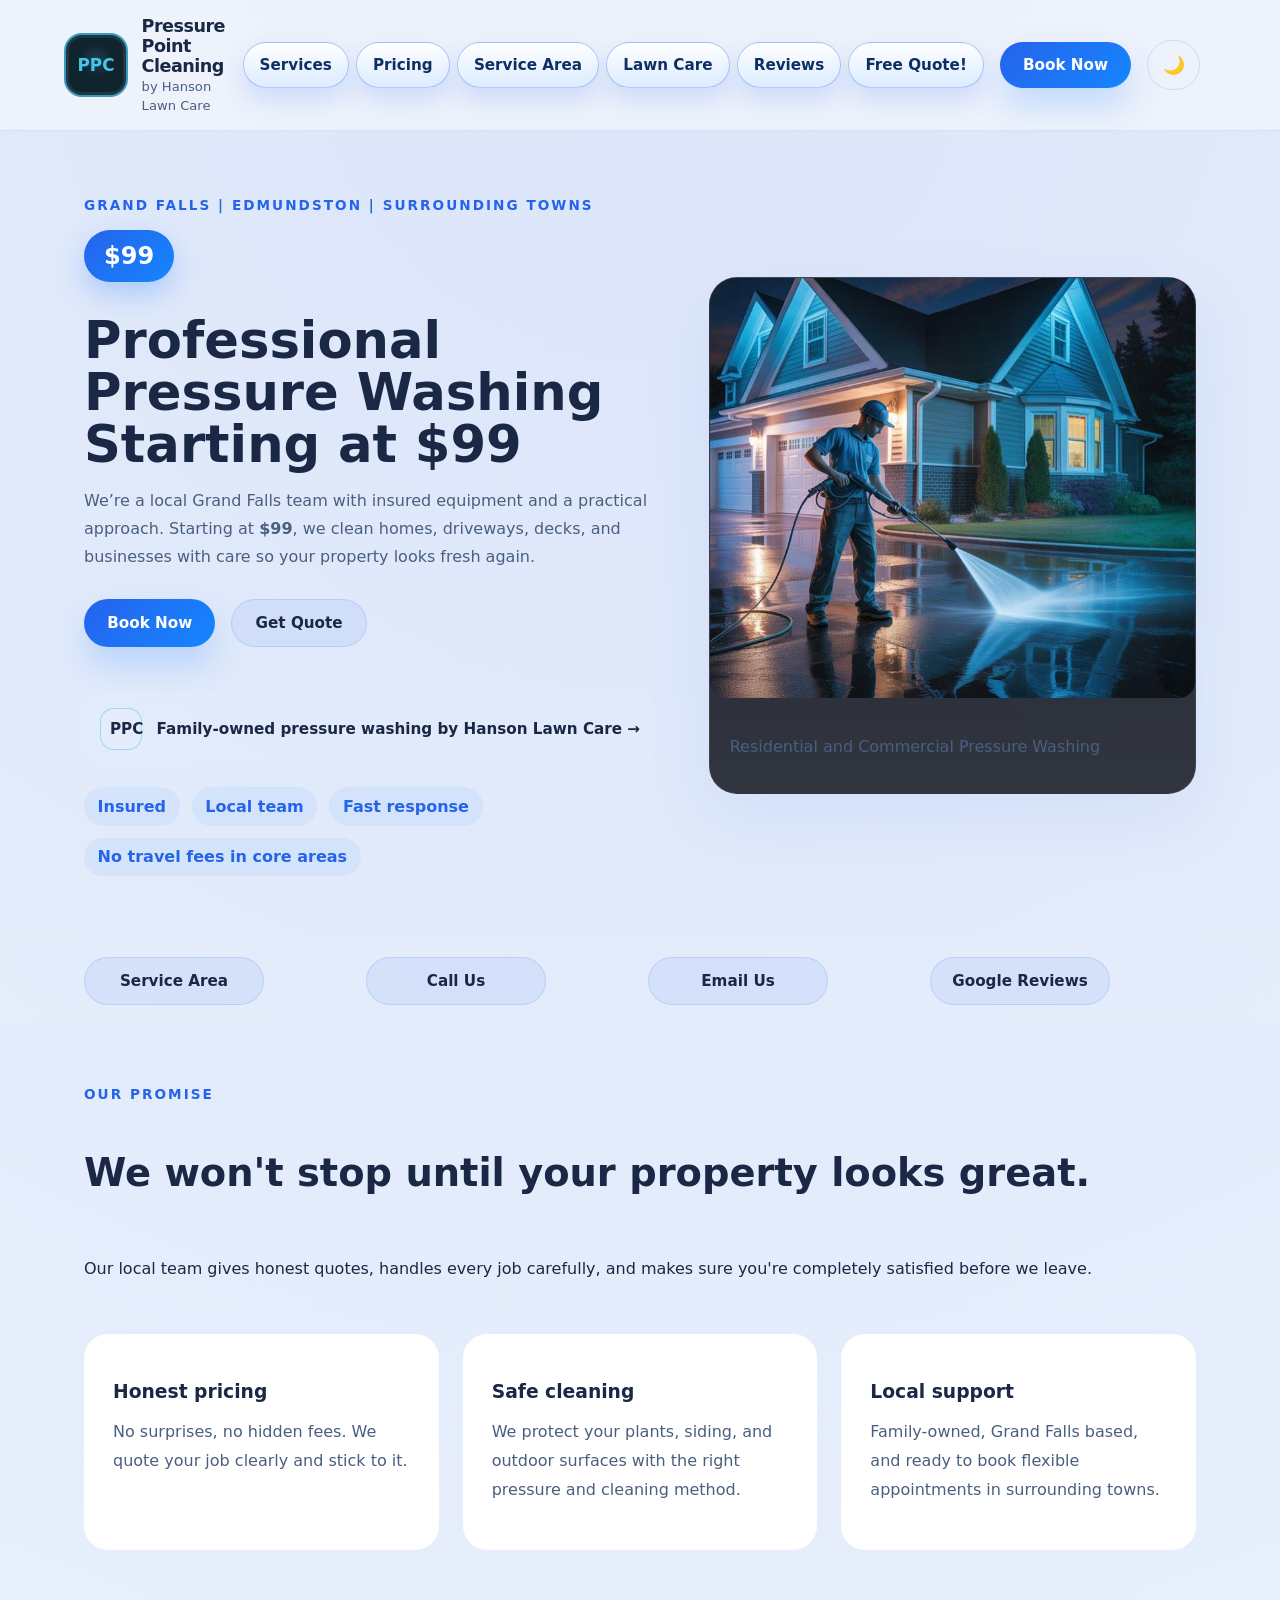
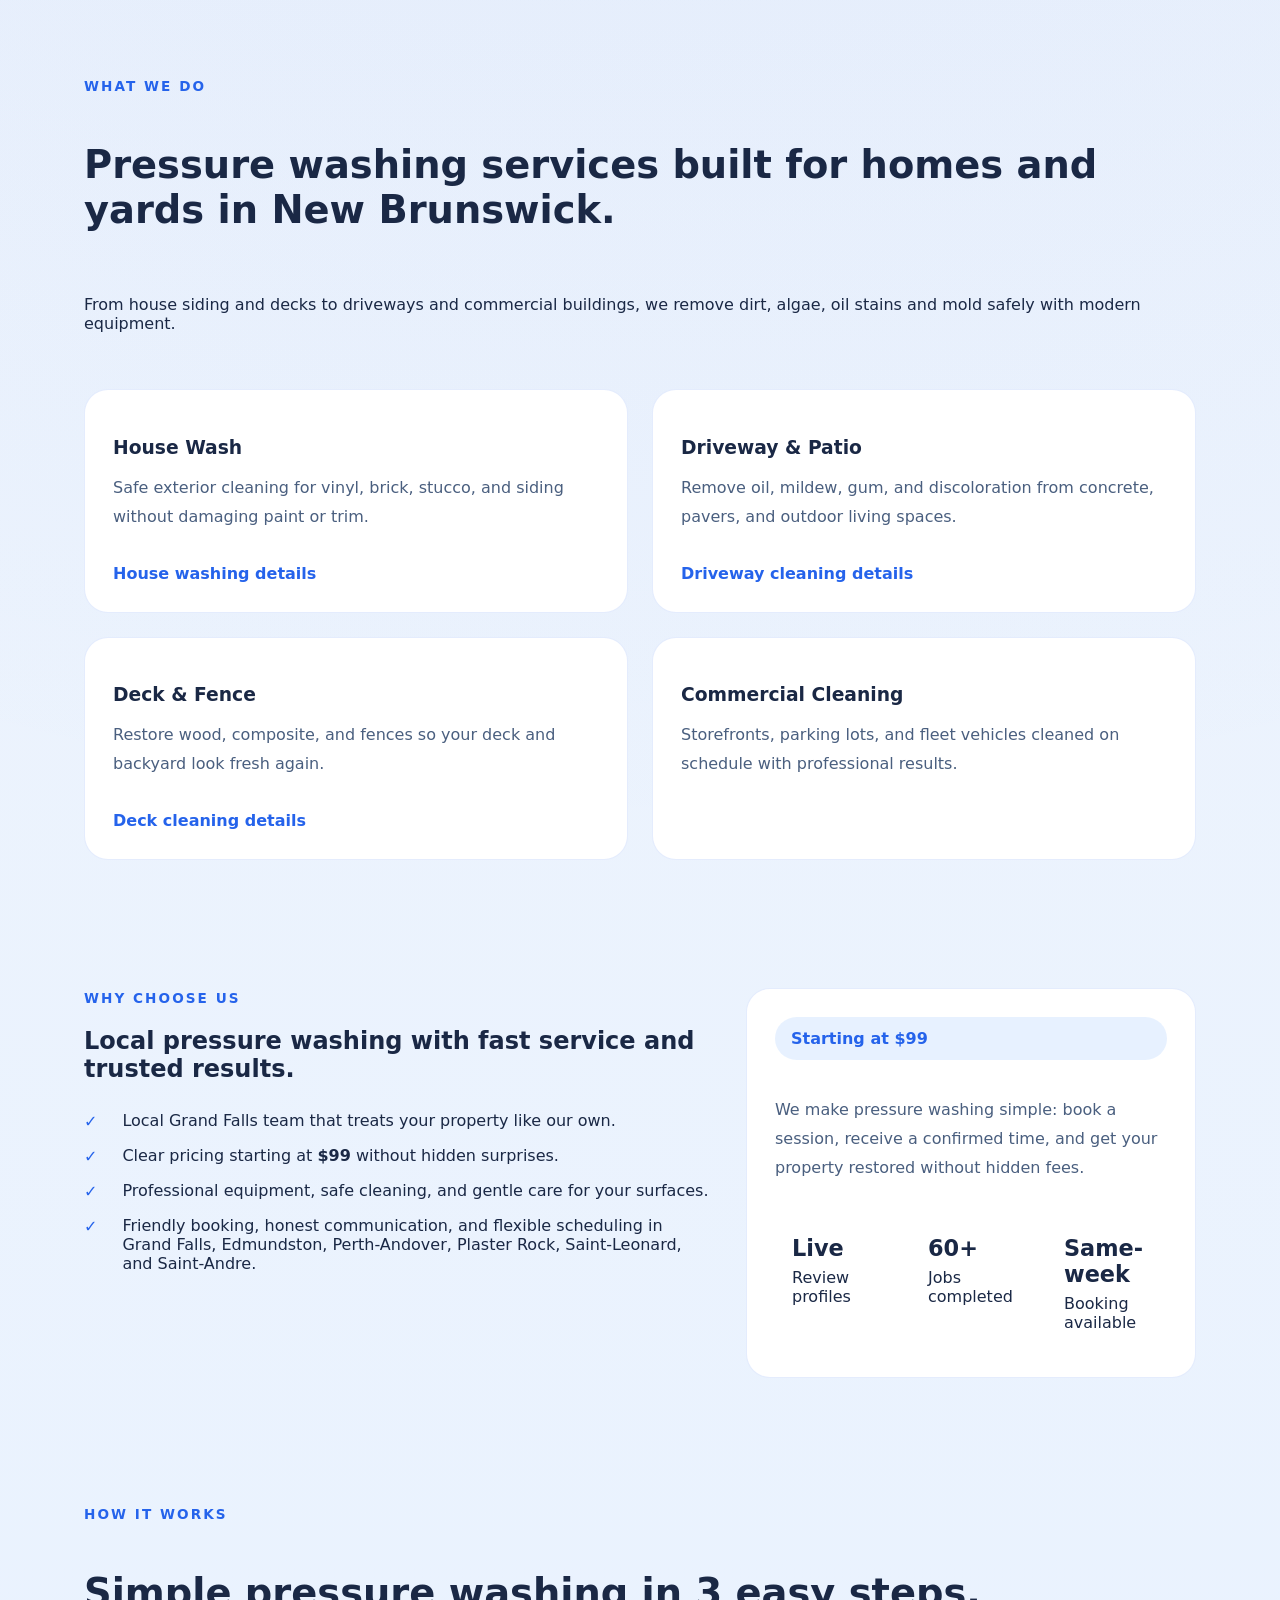
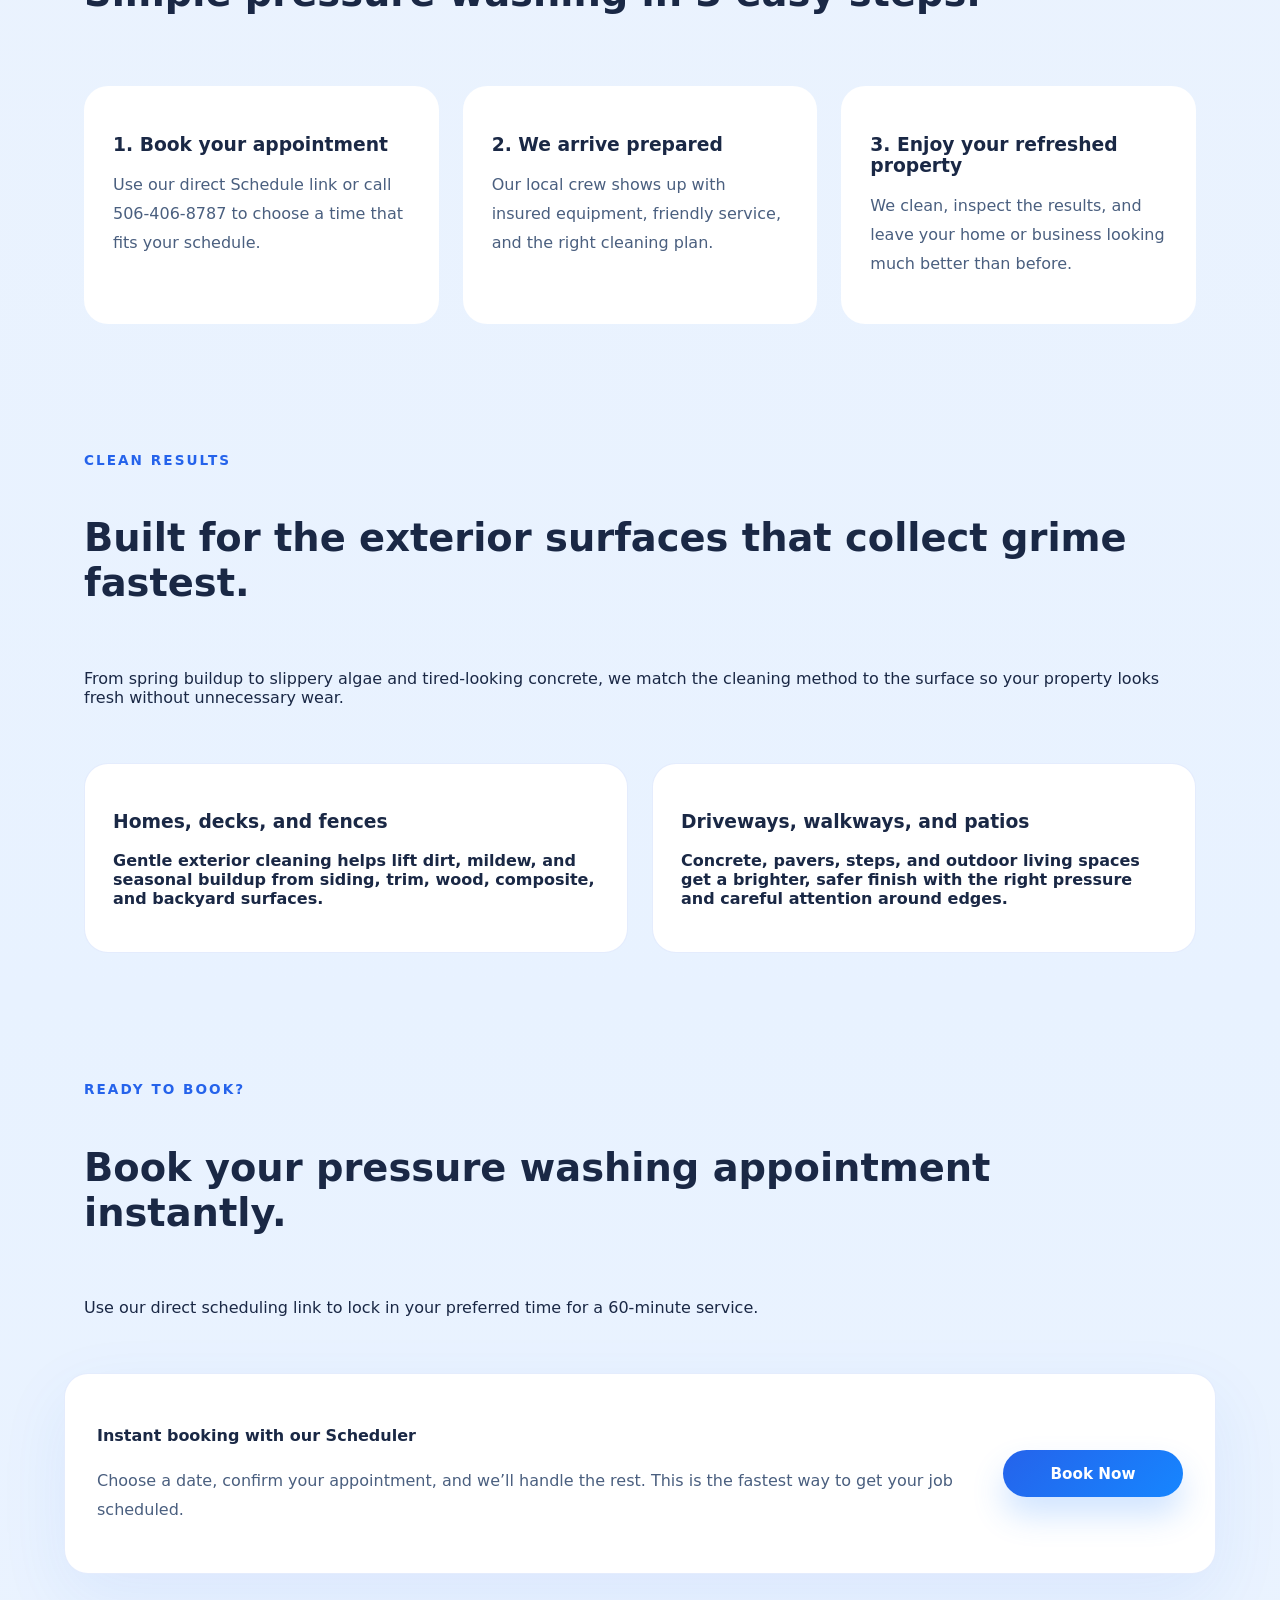
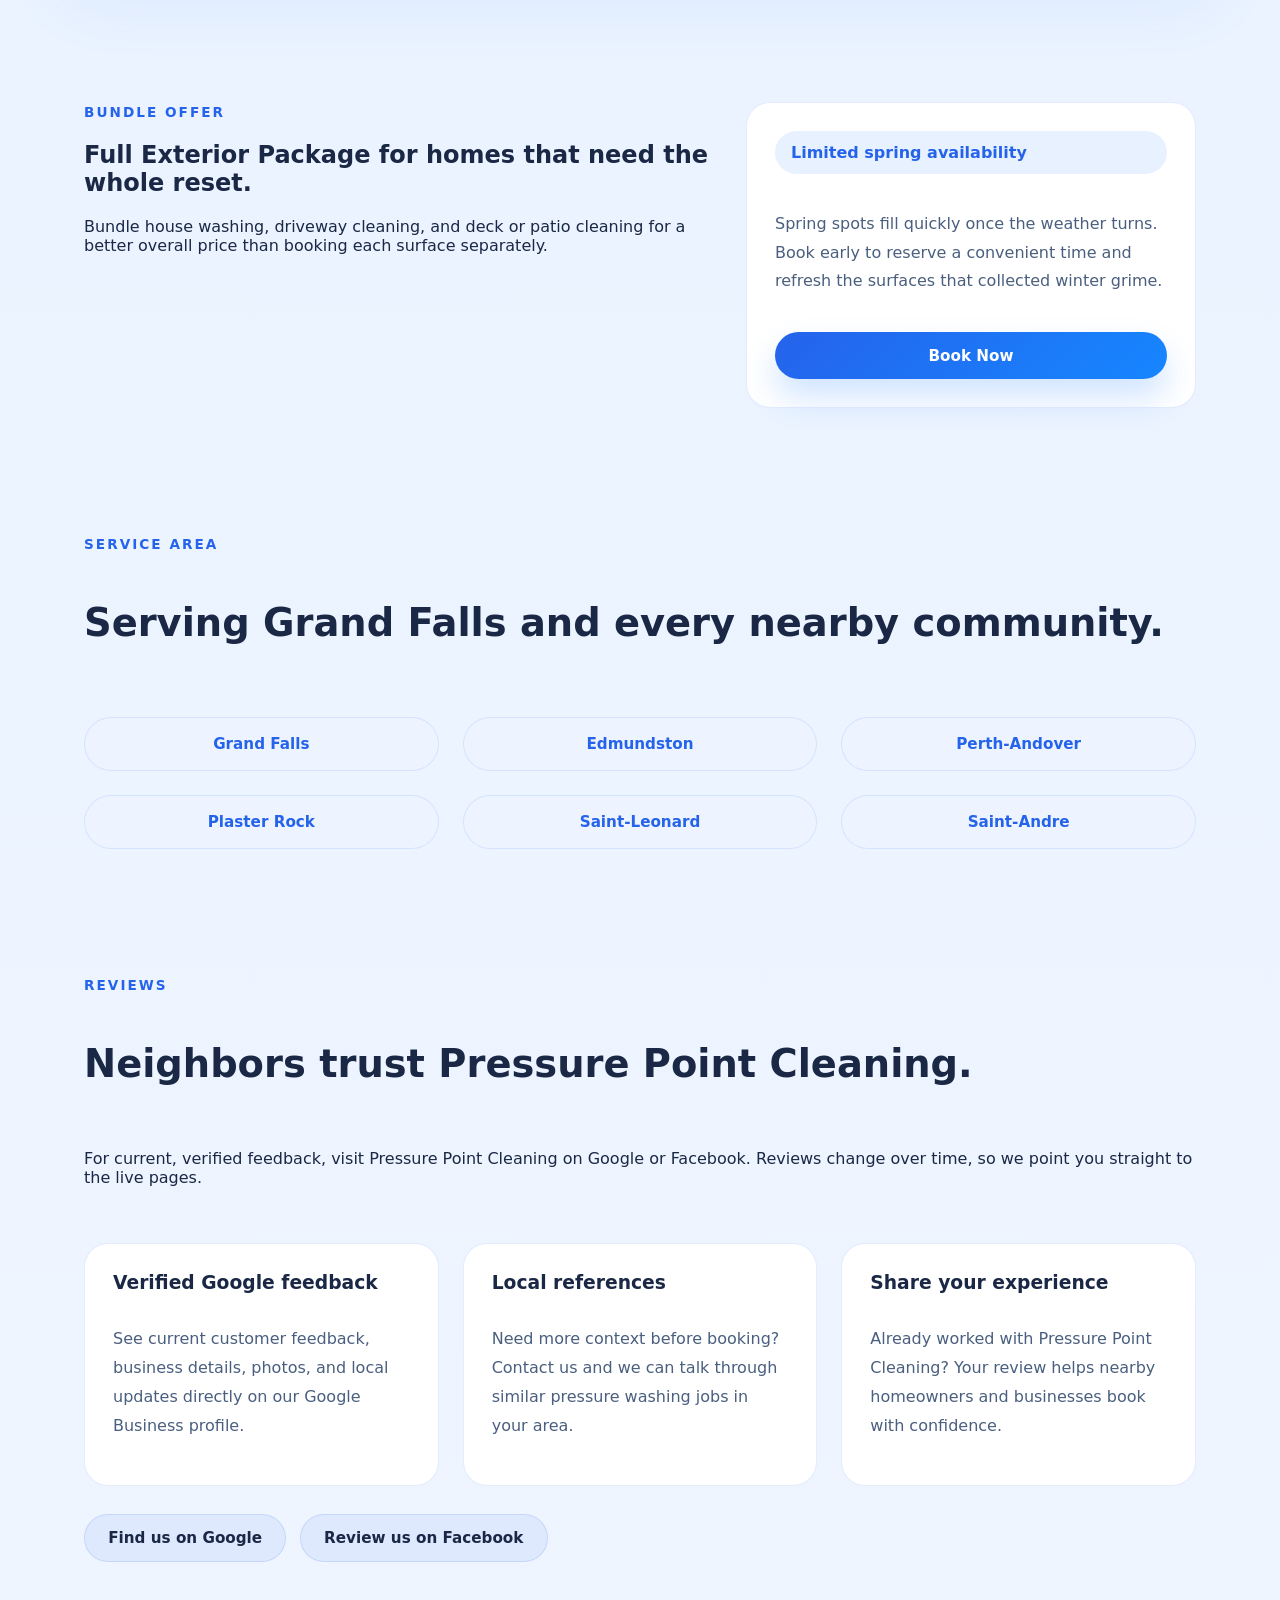
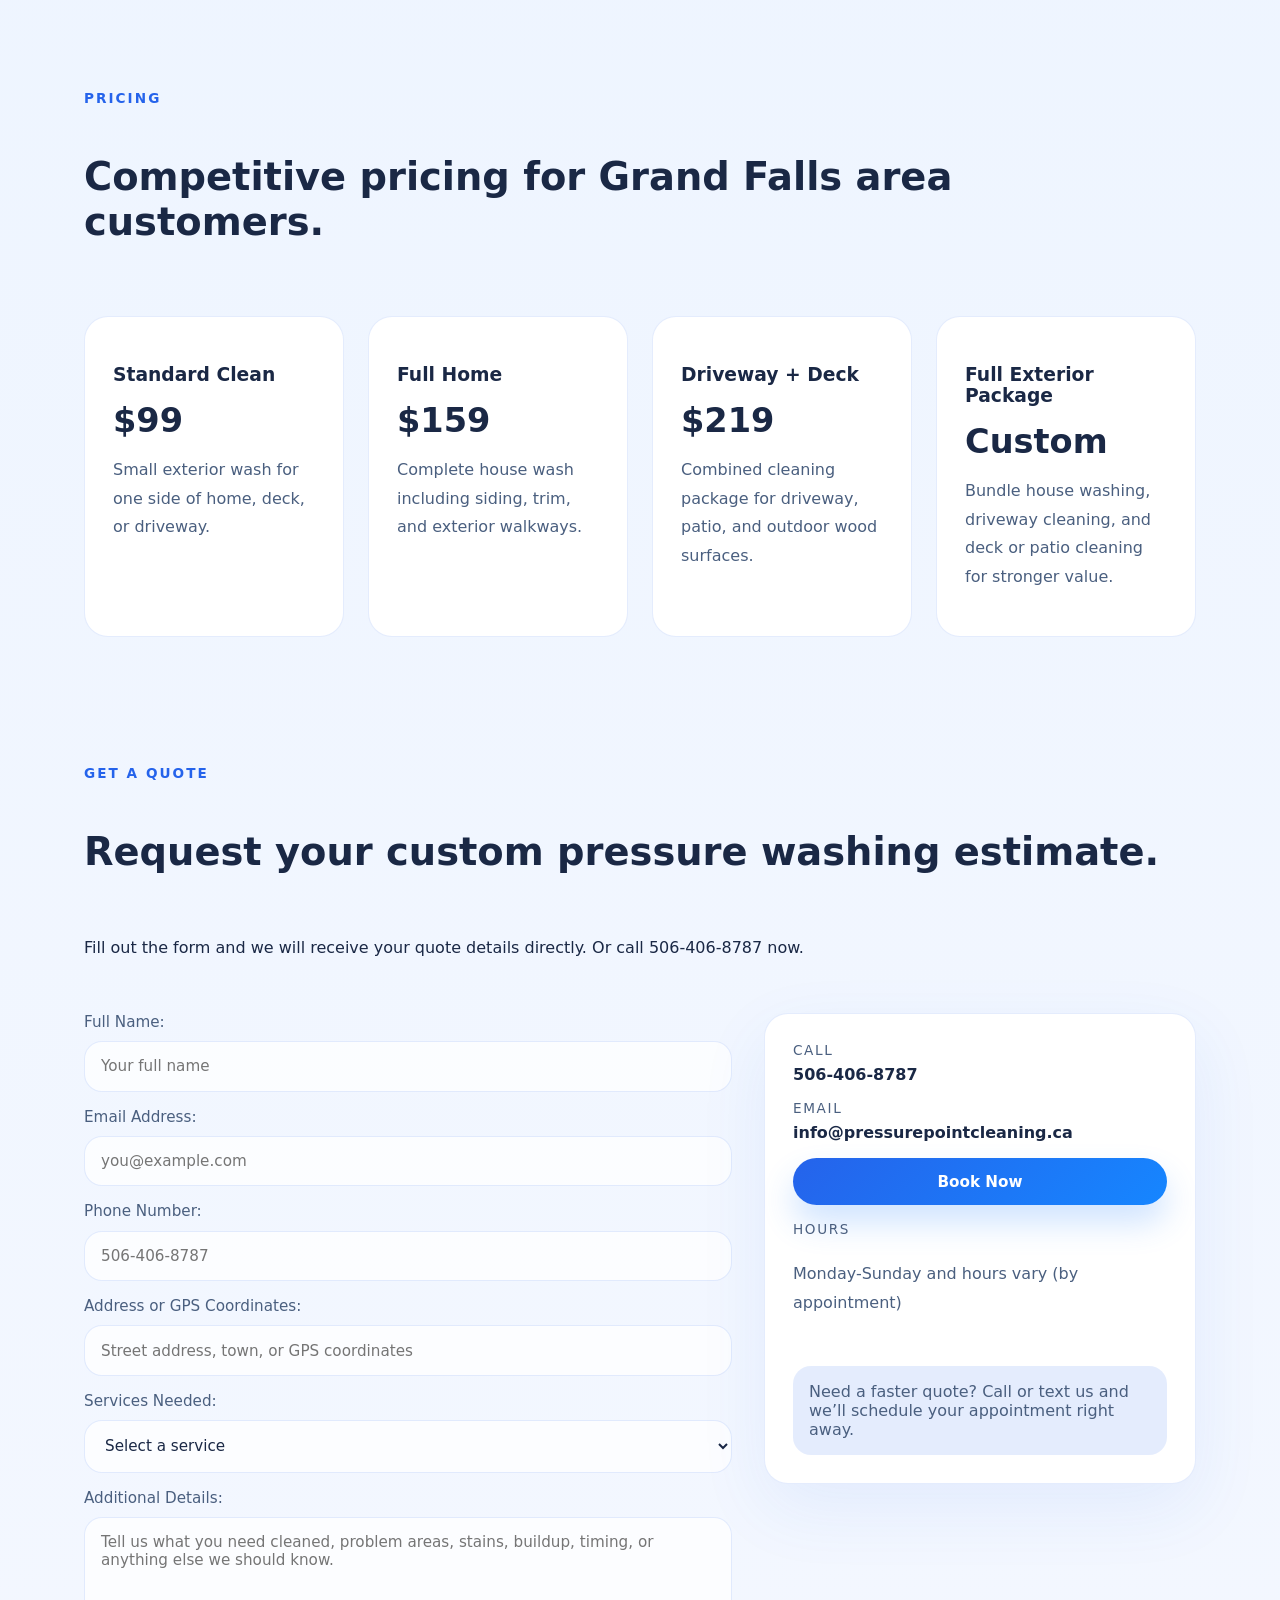
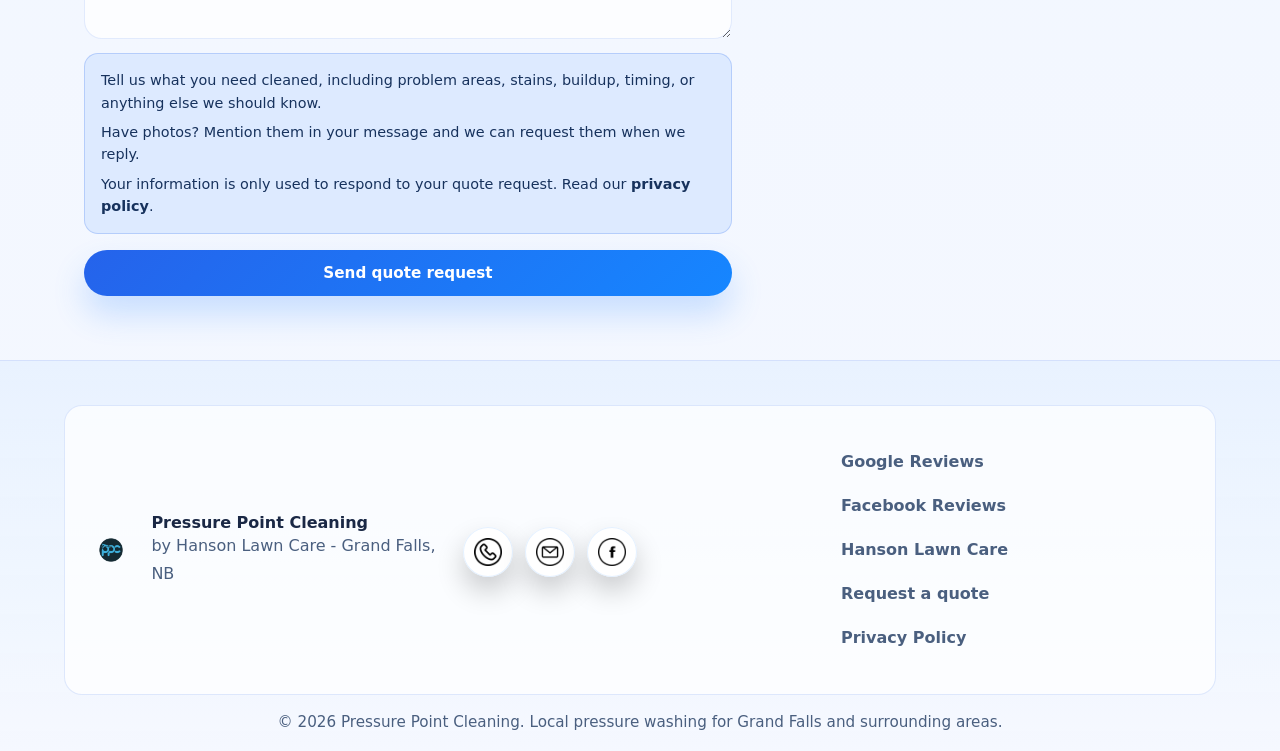
<file: index.html>
<!DOCTYPE html>
<html lang="en">
<head>
  <meta charset="UTF-8" />
  <meta name="viewport" content="width=device-width, initial-scale=1.0" />
  <meta name="theme-color" content="#061223" />
  <meta name="description" content="Pressure Point Cleaning delivers trusted pressure washing in Grand Falls, Edmundston and surrounding towns. Clean homes, decks, driveways, and businesses with fast local service." />
  <meta name="keywords" content="Grand Falls pressure washing, Edmundston pressure washing, pressure washing New Brunswick, house washing, driveway cleaning" />
  <meta property="og:title" content="Pressure Point Cleaning | Grand Falls Pressure Washing" />
  <meta property="og:description" content="Local pressure washing in Grand Falls and nearby towns — insured, reliable, and starting at $99." />
  <meta property="og:type" content="website" />
  <meta property="og:url" content="https://pressurepointcleaning.ca/" />
  <meta property="og:image" content="https://pressurepointcleaning.ca/images/ppc_hero_banner.jpeg" />
  <meta property="og:image:alt" content="Pressure Point Cleaning pressure washing a home driveway" />
  <meta name="twitter:card" content="summary_large_image" />
  <meta name="twitter:title" content="Pressure Point Cleaning | Grand Falls Pressure Washing" />
  <meta name="twitter:description" content="Local pressure washing in Grand Falls and nearby towns — insured, reliable, and starting at $99." />
  <meta name="twitter:image" content="https://pressurepointcleaning.ca/images/ppc_hero_banner.jpeg" />
  <link rel="canonical" href="https://pressurepointcleaning.ca/" />
  <link rel="icon" href="images/favicon.webp" type="image/webp" />
  <link rel="apple-touch-icon" href="images/ppc_monogram_logo.webp" />
  <title>Pressure Point Cleaning | Grand Falls Pressure Washing</title>
  <script>
    (function () {
      try {
        var saved = localStorage.getItem("ppc-theme-preference");
        var theme = saved === "dark" || saved === "light"
          ? saved
          : ((new Date().getHours() >= 20 || new Date().getHours() < 6) ? "dark" : "light");
        document.documentElement.setAttribute("data-theme", theme);
      } catch (error) {}
    })();
    window.PPC_TRACKING = {
      ga4MeasurementId: "",
      metaPixelId: ""
    };
  </script>
  <link
    rel="preload"
    as="image"
    href="images/ppc_hero_banner-720.jpeg"
    imagesrcset="images/ppc_hero_banner-480.jpeg 480w, images/ppc_hero_banner-720.jpeg 720w, images/ppc_hero_banner-960.jpeg 960w, images/ppc_hero_banner.jpeg 1024w"
    imagesizes="(max-width: 540px) calc(100vw - 2.5rem), (max-width: 1040px) min(640px, calc(100vw - 2.5rem)), 520px"
    fetchpriority="high"
  />
  <link rel="stylesheet" href="styles.css?v=1.8" />
  <script type="application/ld+json">
    {
      "@context": "https://schema.org",
      "@type": "HomeAndConstructionBusiness",
      "name": "Pressure Point Cleaning",
      "url": "https://pressurepointcleaning.ca/",
      "image": "https://pressurepointcleaning.ca/images/ppc_hero_banner.jpeg",
      "telephone": "+1-506-406-8787",
      "email": "info@pressurepointcleaning.ca",
      "priceRange": "$$",
      "description": "Local pressure washing for homes, decks, driveways, patios, siding, storefronts, and small commercial properties in Grand Falls and nearby New Brunswick communities.",
      "parentOrganization": {
        "@type": "LocalBusiness",
        "name": "Hanson Lawn Care",
        "url": "https://hansonlawncare.ca/"
      },
      "address": {
        "@type": "PostalAddress",
        "addressLocality": "Grand Falls",
        "addressRegion": "NB",
        "addressCountry": "CA"
      },
      "areaServed": [
        { "@type": "City", "name": "Grand Falls, New Brunswick" },
        { "@type": "City", "name": "Edmundston, New Brunswick" },
        { "@type": "City", "name": "Perth-Andover, New Brunswick" },
        { "@type": "City", "name": "Plaster Rock, New Brunswick" },
        { "@type": "City", "name": "Saint-Leonard, New Brunswick" },
        { "@type": "City", "name": "Saint-Andre, New Brunswick" }
      ],
      "sameAs": [
        "https://facebook.com/pressurepointcleaning.ca",
        "https://share.google/TikNRbeoYYUbtjmyN"
      ],
      "openingHours": "Mo-Su by appointment",
      "serviceType": [
        "House washing",
        "Driveway cleaning",
        "Deck cleaning",
        "Fence cleaning",
        "Patio cleaning",
        "Commercial pressure washing"
      ]
    }
  </script>
</head>
<body>
  <div class="page-shell">
    <header class="site-header" id="site-header">
      <div class="container header-grid">
        <a class="brand" href="#top">
          <span class="brand-mark" aria-hidden="true">PPC</span>
          <div>
            <span class="brand-name">Pressure Point Cleaning</span>
            <span class="brand-sub">by Hanson Lawn Care</span>
          </div>
        </a>
        <nav class="site-nav" aria-label="Primary navigation">
          <a href="#services">Services</a>
          <a href="#pricing">Pricing</a>
          <a href="#areas">Service Area</a>
          <a href="https://hansonlawncare.ca/" target="_blank" rel="noreferrer">Lawn Care</a>
          <a href="#testimonials">Reviews</a>
          <a href="#quote">Free Quote!</a>
        </nav>
        <a class="btn btn-primary header-action" href="https://schedule.pressurepointcleaning.ca/" target="_blank" rel="noreferrer">Book Now</a>
        <button class="theme-toggle" id="theme-toggle" aria-label="Toggle dark/light mode" title="Toggle theme">🌙</button>
        <button class="nav-toggle" id="nav-toggle" aria-label="Open menu" aria-expanded="false">Menu</button>
      </div>
      <div class="mobile-menu" id="mobile-menu" aria-hidden="true">
        <button class="mobile-close" id="mobile-close" aria-label="Close menu">Close</button>
        <a href="#services">Services</a>
        <a href="#pricing">Pricing</a>
        <a href="#areas">Service Area</a>
        <a href="https://hansonlawncare.ca/" target="_blank" rel="noreferrer">Lawn Care</a>
        <a href="#testimonials">Reviews</a>
        <a href="#quote">Free Quote!</a>
        <a class="btn btn-primary" href="https://schedule.pressurepointcleaning.ca/" target="_blank" rel="noreferrer">Book Now</a>
      </div>
    </header>

    <main>
      <section class="hero" id="top">
        <div class="container hero-grid">
          <div class="hero-copy">
            <span class="eyebrow">Grand Falls | Edmundston | Surrounding towns</span>
            <div class="hero-price-badge">$99</div>
            <h1>Professional Pressure Washing Starting at $99</h1>
            <p>We’re a local Grand Falls team with insured equipment and a practical approach. Starting at <strong>$99</strong>, we clean homes, driveways, decks, and businesses with care so your property looks fresh again.</p>
            <div class="hero-actions">
              <a class="btn btn-primary" href="https://schedule.pressurepointcleaning.ca/" target="_blank" rel="noreferrer">Book Now</a>
              <a class="btn btn-secondary" href="#quote">Get Quote</a>
            </div>
            <div class="hero-brand-badge">
              <span class="hero-badge-logo" aria-hidden="true">PPC</span>
              <a href="https://hansonlawncare.ca/" target="_blank" rel="noreferrer">Family-owned pressure washing by Hanson Lawn Care →</a>
            </div>
            <div class="hero-badges">
              <span>Insured</span>
              <span>Local team</span>
              <span>Fast response</span>
              <span>No travel fees in core areas</span>
            </div>
          </div>
          <div class="hero-media">
            <div class="hero-card">
              <img
                src="images/ppc_hero_banner-720.jpeg"
                srcset="images/ppc_hero_banner-480.jpeg 480w, images/ppc_hero_banner-720.jpeg 720w, images/ppc_hero_banner-960.jpeg 960w, images/ppc_hero_banner.jpeg 1024w"
                sizes="(max-width: 540px) calc(100vw - 2.5rem), (max-width: 1040px) min(640px, calc(100vw - 2.5rem)), 520px"
                alt="Pressure washing home exterior"
                width="720"
                height="720"
                fetchpriority="high"
                decoding="async"
              />
              <div class="hero-card-text">
                <p>Residential and Commercial Pressure Washing</p>
              </div>
            </div>
          </div>
        </div>
      </section>

      <section class="trust-bar">
        <div class="container trust-grid">
          <div><a class="btn btn-secondary trust-btn" href="#areas">Service Area</a></div>
          <div><a class="btn btn-secondary trust-btn" href="tel:+15064068787">Call Us</a></div>
          <div><a class="btn btn-secondary trust-btn" href="mailto:info@pressurepointcleaning.ca">Email Us</a></div>
          <div><a class="btn btn-secondary trust-btn" href="https://share.google/TikNRbeoYYUbtjmyN" target="_blank" rel="noreferrer">Google Reviews</a></div>
        </div>
      </section>

      <section class="section section-promise" id="promise">
        <div class="container section-heading">
          <span class="eyebrow">Our promise</span>
          <h2>We won't stop until your property looks great.</h2>
          <p>Our local team gives honest quotes, handles every job carefully, and makes sure you're completely satisfied before we leave.</p>
        </div>
        <div class="container promise-grid reveal">
          <article class="promise-card">
            <h3>Honest pricing</h3>
            <p>No surprises, no hidden fees. We quote your job clearly and stick to it.</p>
          </article>
          <article class="promise-card">
            <h3>Safe cleaning</h3>
            <p>We protect your plants, siding, and outdoor surfaces with the right pressure and cleaning method.</p>
          </article>
          <article class="promise-card">
            <h3>Local support</h3>
            <p>Family-owned, Grand Falls based, and ready to book flexible appointments in surrounding towns.</p>
          </article>
        </div>
      </section>

      <section class="section" id="services">
        <div class="container section-heading">
          <span class="eyebrow">What we do</span>
          <h2>Pressure washing services built for homes and yards in New Brunswick.</h2>
          <p>From house siding and decks to driveways and commercial buildings, we remove dirt, algae, oil stains and mold safely with modern equipment.</p>
        </div>
        <div class="container cards-grid">
          <article class="card reveal">
            <h3>House Wash</h3>
            <p>Safe exterior cleaning for vinyl, brick, stucco, and siding without damaging paint or trim.</p>
            <a class="text-link" href="/house-washing">House washing details</a>
          </article>
          <article class="card reveal">
            <h3>Driveway & Patio</h3>
            <p>Remove oil, mildew, gum, and discoloration from concrete, pavers, and outdoor living spaces.</p>
            <a class="text-link" href="/driveway-cleaning">Driveway cleaning details</a>
          </article>
          <article class="card reveal">
            <h3>Deck & Fence</h3>
            <p>Restore wood, composite, and fences so your deck and backyard look fresh again.</p>
            <a class="text-link" href="/deck-cleaning">Deck cleaning details</a>
          </article>
          <article class="card reveal">
            <h3>Commercial Cleaning</h3>
            <p>Storefronts, parking lots, and fleet vehicles cleaned on schedule with professional results.</p>
          </article>
        </div>
      </section>

      <section class="section section-alt" id="why-us">
        <div class="container two-column">
          <div class="reveal">
            <span class="eyebrow">Why choose us</span>
            <h2>Local pressure washing with fast service and trusted results.</h2>
            <ul class="feature-list">
              <li>Local Grand Falls team that treats your property like our own.</li>
              <li>Clear pricing starting at <strong>$99</strong> without hidden surprises.</li>
              <li>Professional equipment, safe cleaning, and gentle care for your surfaces.</li>
              <li>Friendly booking, honest communication, and flexible scheduling in Grand Falls, Edmundston, Perth-Andover, Plaster Rock, Saint-Leonard, and Saint-Andre.</li>
            </ul>
          </div>
          <div class="reveal feature-panel">
            <div class="feature-pill">Starting at $99</div>
            <p>We make pressure washing simple: book a session, receive a confirmed time, and get your property restored without hidden fees.</p>
            <div class="stats-grid">
              <div><strong>Live</strong><span>Review profiles</span></div>
              <div><strong>60+</strong><span>Jobs completed</span></div>
              <div><strong>Same-week</strong><span>Booking available</span></div>
            </div>
          </div>
        </div>
      </section>

      <section class="section section-alt" id="process">
        <div class="container section-heading">
          <span class="eyebrow">How it works</span>
          <h2>Simple pressure washing in 3 easy steps.</h2>
        </div>
        <div class="container process-grid reveal">
          <article class="process-card">
            <h3>1. Book your appointment</h3>
            <p>Use our direct Schedule link or call 506-406-8787 to choose a time that fits your schedule.</p>
          </article>
          <article class="process-card">
            <h3>2. We arrive prepared</h3>
            <p>Our local crew shows up with insured equipment, friendly service, and the right cleaning plan.</p>
          </article>
          <article class="process-card">
            <h3>3. Enjoy your refreshed property</h3>
            <p>We clean, inspect the results, and leave your home or business looking much better than before.</p>
          </article>
        </div>
      </section>

      <section class="section" id="before-after">
        <div class="container section-heading">
          <span class="eyebrow">Clean results</span>
          <h2>Built for the exterior surfaces that collect grime fastest.</h2>
          <p>From spring buildup to slippery algae and tired-looking concrete, we match the cleaning method to the surface so your property looks fresh without unnecessary wear.</p>
        </div>
        <div class="container slider-grid reveal">
          <div class="slider-card">
            <h3>Homes, decks, and fences</h3>
            <p>Gentle exterior cleaning helps lift dirt, mildew, and seasonal buildup from siding, trim, wood, composite, and backyard surfaces.</p>
          </div>
          <div class="slider-card">
            <h3>Driveways, walkways, and patios</h3>
            <p>Concrete, pavers, steps, and outdoor living spaces get a brighter, safer finish with the right pressure and careful attention around edges.</p>
          </div>
        </div>
      </section>

      <section class="section book-now-section reveal">
        <div class="container section-heading">
          <span class="eyebrow">Ready to book?</span>
          <h2>Book your pressure washing appointment instantly.</h2>
          <p>Use our direct scheduling link to lock in your preferred time for a 60-minute service.</p>
        </div>
        <div class="container book-now-panel">
          <div>
            <p><strong>Instant booking with our Scheduler</strong></p>
            <p>Choose a date, confirm your appointment, and we’ll handle the rest. This is the fastest way to get your job scheduled.</p>
          </div>
          <a class="btn btn-primary btn-book-now" href="https://schedule.pressurepointcleaning.ca/" target="_blank" rel="noreferrer">Book Now</a>
        </div>
      </section>

      <section class="section section-alt" id="bundles">
        <div class="container two-column">
          <div class="reveal">
            <span class="eyebrow">Bundle offer</span>
            <h2>Full Exterior Package for homes that need the whole reset.</h2>
            <p>Bundle house washing, driveway cleaning, and deck or patio cleaning for a better overall price than booking each surface separately.</p>
          </div>
          <div class="reveal feature-panel">
            <div class="feature-pill">Limited spring availability</div>
            <p>Spring spots fill quickly once the weather turns. Book early to reserve a convenient time and refresh the surfaces that collected winter grime.</p>
            <a class="btn btn-primary btn-book-now" href="https://schedule.pressurepointcleaning.ca/" target="_blank" rel="noreferrer">Book Now</a>
          </div>
        </div>
      </section>

      <section class="section section-alt" id="areas">
        <div class="container section-heading">
          <span class="eyebrow">Service Area</span>
          <h2>Serving Grand Falls and every nearby community.</h2>
        </div>
        <div class="container badges-grid reveal">
          <button class="area-pill" type="button" data-town="Grand Falls">Grand Falls</button>
          <button class="area-pill" type="button" data-town="Edmundston">Edmundston</button>
          <button class="area-pill" type="button" data-town="Perth-Andover">Perth-Andover</button>
          <button class="area-pill" type="button" data-town="Plaster Rock">Plaster Rock</button>
          <button class="area-pill" type="button" data-town="Saint-Leonard">Saint-Leonard</button>
          <button class="area-pill" type="button" data-town="Saint-Andre">Saint-Andre</button>
        </div>
      </section>

      <section class="section" id="testimonials">
        <div class="container section-heading">
          <span class="eyebrow">Reviews</span>
          <h2>Neighbors trust Pressure Point Cleaning.</h2>
          <p>For current, verified feedback, visit Pressure Point Cleaning on Google or Facebook. Reviews change over time, so we point you straight to the live pages.</p>
        </div>
        <div class="container reviews-grid reveal">
          <article class="review-card">
            <h3>Verified Google feedback</h3>
            <p>See current customer feedback, business details, photos, and local updates directly on our Google Business profile.</p>
          </article>
          <article class="review-card">
            <h3>Local references</h3>
            <p>Need more context before booking? Contact us and we can talk through similar pressure washing jobs in your area.</p>
          </article>
          <article class="review-card">
            <h3>Share your experience</h3>
            <p>Already worked with Pressure Point Cleaning? Your review helps nearby homeowners and businesses book with confidence.</p>
          </article>
        </div>
        <div class="container reviews-link">
          <a class="btn btn-secondary" href="https://share.google/TikNRbeoYYUbtjmyN" target="_blank" rel="noreferrer">Find us on Google</a>
          <a class="btn btn-secondary" href="https://facebook.com/pressurepointcleaning.ca" target="_blank" rel="noreferrer">Review us on Facebook</a>
        </div>
      </section>

      <section class="section section-alt" id="pricing">
        <div class="container section-heading">
          <span class="eyebrow">Pricing</span>
          <h2>Competitive pricing for Grand Falls area customers.</h2>
        </div>
        <div class="container pricing-grid reveal">
          <article class="price-card">
            <h3>Standard Clean</h3>
            <strong>$99</strong>
            <p>Small exterior wash for one side of home, deck, or driveway.</p>
          </article>
          <article class="price-card">
            <h3>Full Home</h3>
            <strong>$159</strong>
            <p>Complete house wash including siding, trim, and exterior walkways.</p>
          </article>
          <article class="price-card">
            <h3>Driveway + Deck</h3>
            <strong>$219</strong>
            <p>Combined cleaning package for driveway, patio, and outdoor wood surfaces.</p>
          </article>
          <article class="price-card">
            <h3>Full Exterior Package</h3>
            <strong>Custom</strong>
            <p>Bundle house washing, driveway cleaning, and deck or patio cleaning for stronger value.</p>
          </article>
        </div>
      </section>

      <section class="section" id="quote">
        <div class="container section-heading">
          <span class="eyebrow">Get a quote</span>
          <h2>Request your custom pressure washing estimate.</h2>
          <p>Fill out the form and we will receive your quote details directly. Or call 506-406-8787 now.</p>
        </div>
        <div class="container contact-grid reveal">
          <form class="quote-form" id="ppc-form" method="POST" action="https://script.google.com/macros/s/AKfycbwSY6MlZ5sS7f0kYE8VjtAReSy4K1EfAyP1aYzT3VV_kaxBqU7ninNAVQj0RxyPvVuP/exec">
            <input type="hidden" name="business" value="PPC" />
            <input type="hidden" name="form_key" value="hlc_ppc_secure_2026" />
            <input type="text" name="_honey" class="form-honey" tabindex="-1" autocomplete="off" aria-hidden="true" />
            <label>
              Full Name:
              <input type="text" name="Full Name" autocomplete="name" maxlength="120" required placeholder="Your full name" />
            </label>
            <label>
              Email Address:
              <input type="email" name="Email Address" autocomplete="email" maxlength="254" required placeholder="you@example.com" />
            </label>
            <label>
              Phone Number:
              <input type="tel" name="Phone Number" autocomplete="tel" inputmode="tel" maxlength="40" required placeholder="506-406-8787" />
            </label>
            <label>
              Address or GPS Coordinates:
              <input type="text" name="Address or GPS Coordinates" autocomplete="street-address" maxlength="240" required placeholder="Street address, town, or GPS coordinates" />
            </label>
            <label>
              Services Needed:
              <select name="Services Needed" required>
                <option value="" selected disabled>Select a service</option>
                <option value="House Wash">House Wash</option>
                <option value="Driveway Cleaning">Driveway Cleaning</option>
                <option value="Deck & Fence">Deck & Fence</option>
                <option value="Commercial Cleaning">Commercial Cleaning</option>
                <option value="Other">Other</option>
              </select>
            </label>
            <label>
              Additional Details:
              <textarea name="Additional Details" rows="5" maxlength="2000" placeholder="Tell us what you need cleaned, problem areas, stains, buildup, timing, or anything else we should know."></textarea>
            </label>
            <div class="form-note privacy-note form-guidance">
              <p>Tell us what you need cleaned, including problem areas, stains, buildup, timing, or anything else we should know.</p>
              <p>Have photos? Mention them in your message and we can request them when we reply.</p>
              <p>Your information is only used to respond to your quote request. Read our <a href="/privacy">privacy policy</a>.</p>
            </div>
            <p class="form-note form-success" id="ppc-form-success" hidden></p>
            <p class="form-note form-error" id="ppc-form-error" aria-live="polite" hidden></p>
            <button class="btn btn-primary" type="submit">Send quote request</button>
          </form>
          <div class="contact-panel">
            <div>
              <span class="panel-label">Call</span>
              <a href="tel:+15064068787">506-406-8787</a>
            </div>
            <div>
              <span class="panel-label">Email</span>
              <a href="mailto:info@pressurepointcleaning.ca">info@pressurepointcleaning.ca</a>
            </div>
          <a href="https://schedule.pressurepointcleaning.ca/" target="_blank" rel="noreferrer" class="btn btn-primary btn-book-now">Book Now</a>
            <div>
              <span class="panel-label">Hours</span>
              <p>Monday-Sunday and hours vary (by appointment)</p>
            </div>
            <div class="contact-note">Need a faster quote? Call or text us and we’ll schedule your appointment right away.</div>
          </div>
        </div>
      </section>
    </main>

    <footer class="site-footer">
      <div class="container footer-grid">
        <div class="footer-branding">
          <img src="images/ppc_monogram_logo.webp" alt="Pressure Point Cleaning monogram" class="brand-logo brand-logo-footer" width="1024" height="1024" loading="lazy" decoding="async" />
          <div>
            <strong>Pressure Point Cleaning</strong>
            <p>by Hanson Lawn Care - Grand Falls, NB</p>
          </div>
        </div>
        <div>
          <div class="social-links footer-socials" aria-label="Contact Pressure Point Cleaning">
            <a class="social-icon" href="tel:+15064068787" aria-label="Call Pressure Point Cleaning">
              <img src="images/icons/phone_2.png" alt="" width="512" height="512" loading="lazy" decoding="async" />
            </a>
            <a class="social-icon" href="mailto:info@pressurepointcleaning.ca" aria-label="Email Pressure Point Cleaning">
              <img src="images/icons/email_2.png" alt="" width="512" height="512" loading="lazy" decoding="async" />
            </a>
            <a class="social-icon" href="https://facebook.com/pressurepointcleaning.ca" target="_blank" rel="noreferrer" aria-label="Visit Pressure Point Cleaning on Facebook">
              <img src="images/icons/facebook_1.png" alt="" width="512" height="512" loading="lazy" decoding="async" />
            </a>
          </div>
        </div>
        <div>
          <p><a href="https://share.google/TikNRbeoYYUbtjmyN" target="_blank" rel="noreferrer">Google Reviews</a></p>
          <p><a href="https://facebook.com/pressurepointcleaning.ca" target="_blank" rel="noreferrer">Facebook Reviews</a></p>
          <p><a href="https://hansonlawncare.ca/" target="_blank" rel="noreferrer">Hanson Lawn Care</a></p>
          <p><a href="#quote">Request a quote</a></p>
          <p><a href="/privacy">Privacy Policy</a></p>
        </div>
      </div>
      <div class="footer-note">© 2026 Pressure Point Cleaning. Local pressure washing for Grand Falls and surrounding areas.</div>
    </footer>

    <div class="area-modal" id="area-modal" aria-hidden="true">
      <div class="area-modal-backdrop" data-area-close></div>
      <div class="area-modal-panel" role="dialog" aria-modal="true" aria-labelledby="area-modal-title">
        <button class="area-modal-close" type="button" data-area-close aria-label="Close service area details">X</button>
        <span class="eyebrow">Service Area</span>
        <h2 id="area-modal-title">Grand Falls</h2>
        <p id="area-modal-copy"></p>
        <div class="area-modal-actions">
          <a class="btn btn-primary" href="https://schedule.pressurepointcleaning.ca/" target="_blank" rel="noreferrer">Book Now</a>
          <a class="btn btn-secondary" href="#quote" data-area-close>Contact Us</a>
        </div>
      </div>
    </div>

    <a href="tel:+15064068787" class="sticky-call" aria-label="Call Pressure Point Cleaning">Call 506-406-8787</a>
    <a href="#top" class="back-to-top" id="back-to-top" aria-label="Back to top">↑</a>
  </div>
  <script src="tracking.js?v=1.2" defer></script>
  <script src="script.js?v=1.7" defer></script>
</body>
</html>
</file>
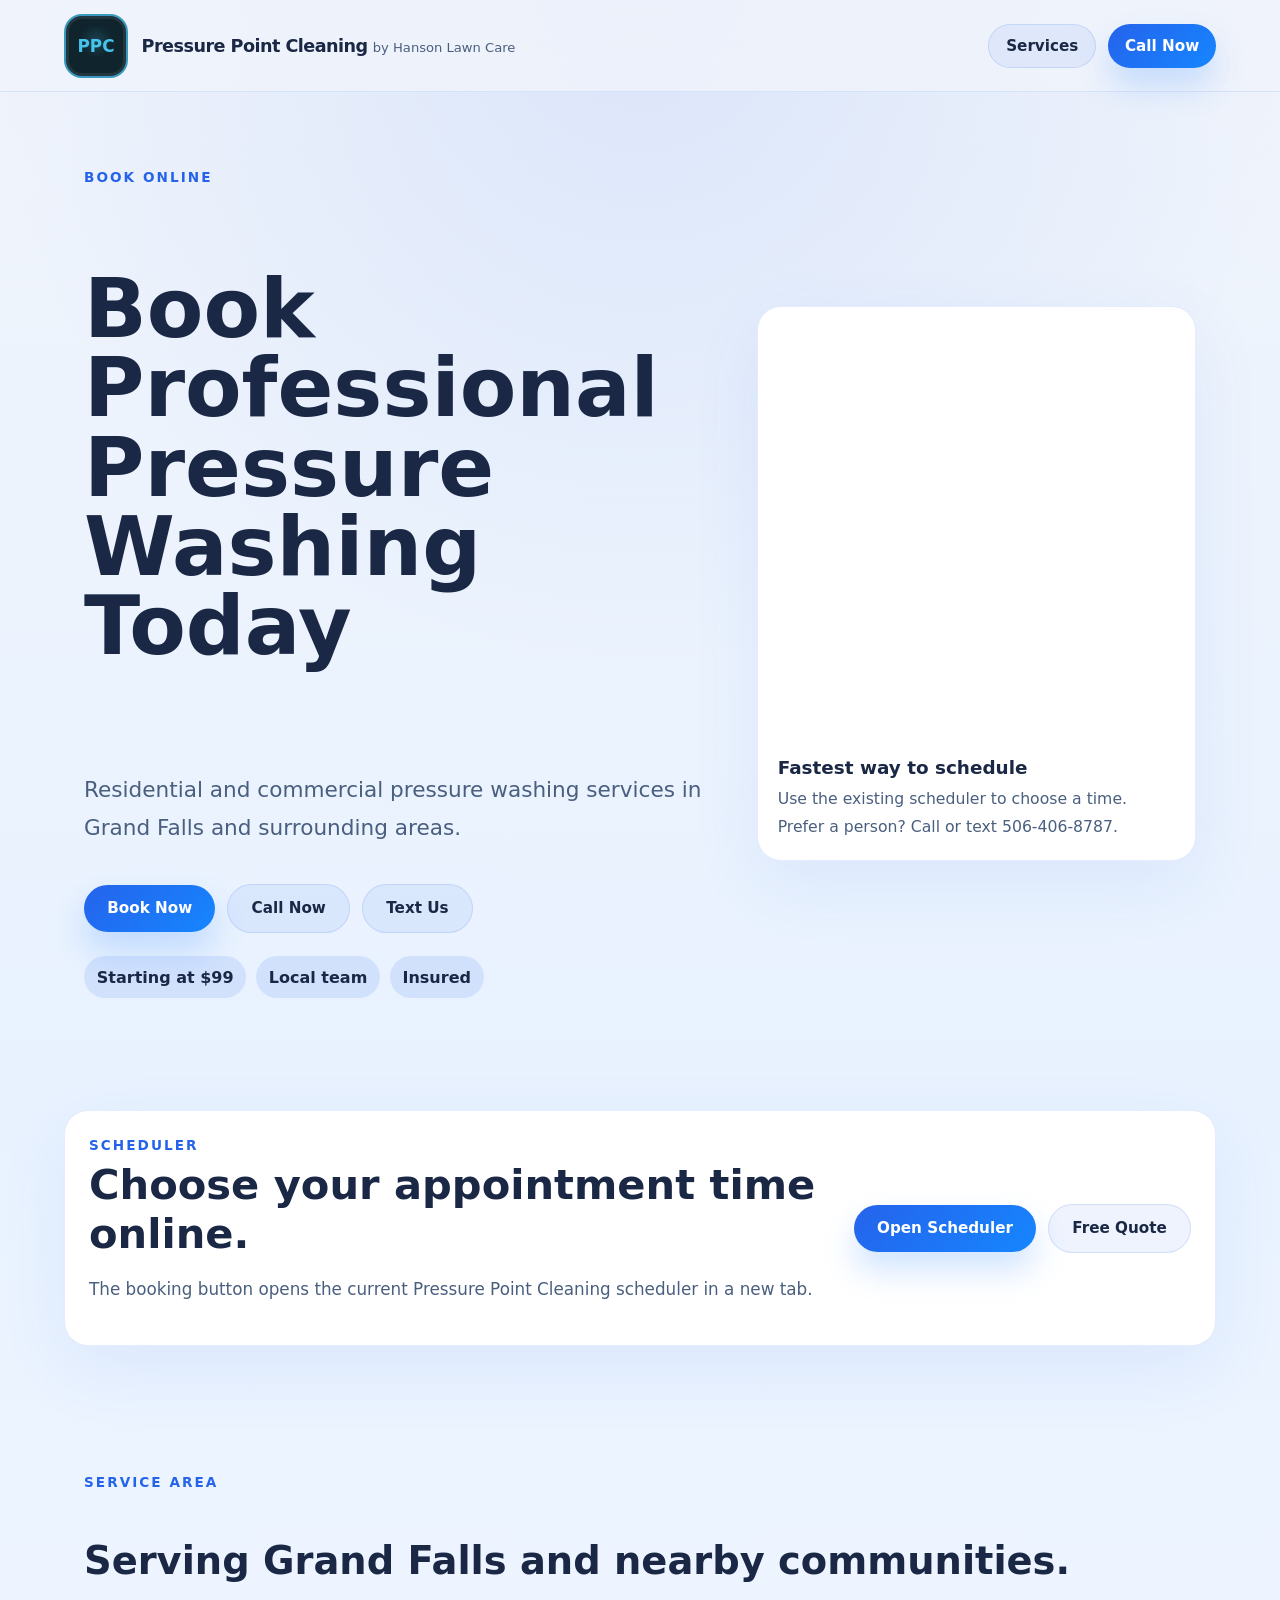
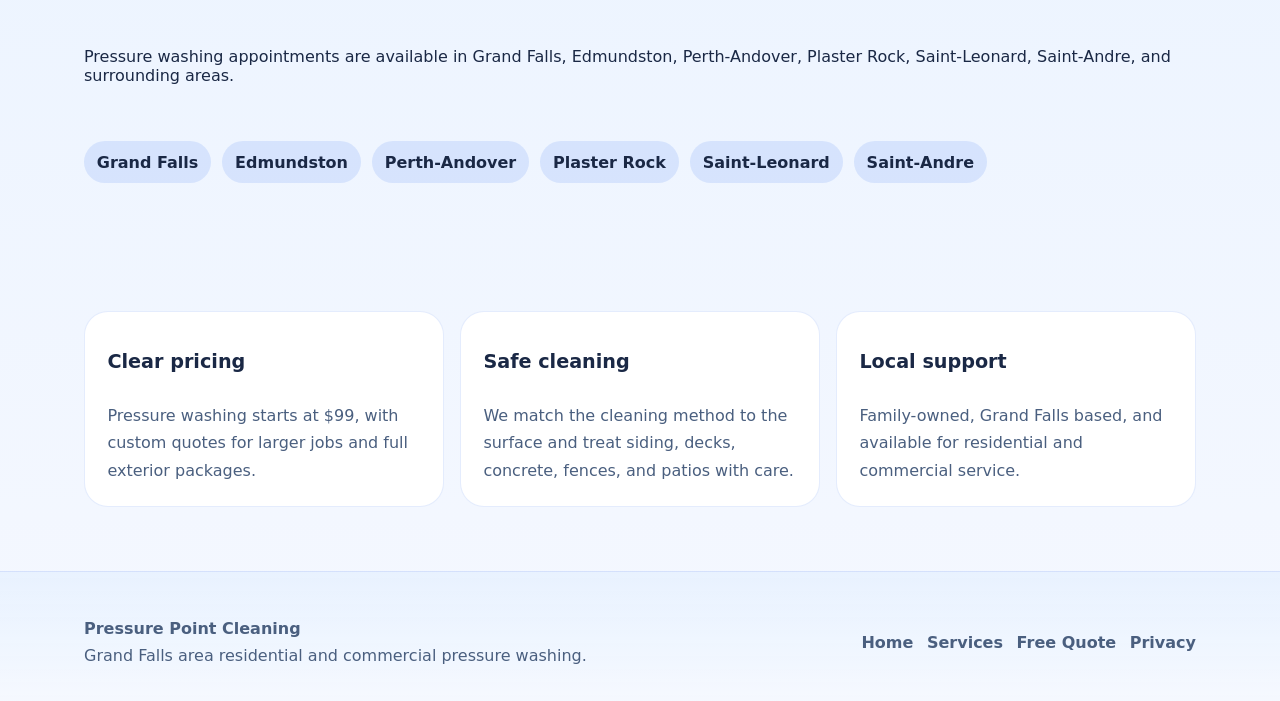
<file: qr/book-now/index.html>
<!DOCTYPE html>
<html lang="en">
<head>
  <meta charset="UTF-8" />
  <meta name="viewport" content="width=device-width, initial-scale=1.0" />
  <meta name="theme-color" content="#061223" />
  <meta name="description" content="Book professional pressure washing in Grand Falls and surrounding areas with Pressure Point Cleaning." />
  <meta name="robots" content="index, follow" />
  <meta property="og:title" content="Book Professional Pressure Washing Today | Pressure Point Cleaning" />
  <meta property="og:description" content="Residential and commercial pressure washing services in Grand Falls and surrounding areas. Book online, call, or text." />
  <meta property="og:type" content="website" />
  <meta property="og:url" content="https://pressurepointcleaning.ca/qr/book-now" />
  <meta property="og:image" content="https://pressurepointcleaning.ca/images/ppc_hero_banner.jpeg" />
  <meta property="og:image:alt" content="Pressure Point Cleaning pressure washing a home exterior" />
  <meta name="twitter:card" content="summary_large_image" />
  <meta name="twitter:title" content="Book Professional Pressure Washing Today | Pressure Point Cleaning" />
  <meta name="twitter:description" content="Fast online booking for pressure washing in Grand Falls and nearby communities." />
  <meta name="twitter:image" content="https://pressurepointcleaning.ca/images/ppc_hero_banner.jpeg" />
  <link rel="canonical" href="https://pressurepointcleaning.ca/qr/book-now" />
  <link rel="icon" href="../../images/favicon.webp" type="image/webp" />
  <link rel="apple-touch-icon" href="../../images/ppc_monogram_logo.webp" />
  <title>Book Professional Pressure Washing Today | Pressure Point Cleaning</title>
  <link rel="stylesheet" href="../../styles.css?v=1.8" />
  <script>
    window.PPC_TRACKING = {
      ga4MeasurementId: "",
      metaPixelId: ""
    };
  </script>
</head>
<body>
  <div class="page-shell qr-page">
    <header class="site-header qr-header" id="site-header">
      <div class="container qr-header-grid">
        <a class="brand" href="/">
          <span class="brand-mark" aria-hidden="true">PPC</span>
          <div>
            <span class="brand-name">Pressure Point Cleaning</span>
            <span class="brand-sub">by Hanson Lawn Care</span>
          </div>
        </a>
        <div class="qr-header-actions" aria-label="Quick actions">
          <a class="btn btn-secondary" href="/qr/services">Services</a>
          <a class="btn btn-primary" href="tel:+15064068787">Call Now</a>
        </div>
      </div>
    </header>

    <main>
      <section class="qr-hero" id="top">
        <div class="container qr-hero-grid">
          <div class="qr-hero-copy">
            <span class="eyebrow">Book Online</span>
            <h1>Book Professional Pressure Washing Today</h1>
            <p>Residential and commercial pressure washing services in Grand Falls and surrounding areas.</p>
            <div class="qr-actions" aria-label="Book or contact Pressure Point Cleaning">
              <a class="btn btn-primary" href="https://schedule.pressurepointcleaning.ca/" target="_blank" rel="noreferrer">Book Now</a>
              <a class="btn btn-secondary" href="tel:+15064068787">Call Now</a>
              <a class="btn btn-secondary" href="sms:+15064068787">Text Us</a>
            </div>
            <div class="qr-trust-strip" aria-label="Why customers book Pressure Point Cleaning">
              <span>Starting at $99</span>
              <span>Local team</span>
              <span>Insured</span>
            </div>
          </div>
          <aside class="qr-hero-card" aria-label="Pressure washing service photo">
            <img src="../../images/ppc_hero_banner-720.jpeg" srcset="../../images/ppc_hero_banner-480.jpeg 480w, ../../images/ppc_hero_banner-720.jpeg 720w, ../../images/ppc_hero_banner-960.jpeg 960w, ../../images/ppc_hero_banner.jpeg 1024w" sizes="(max-width: 540px) calc(100vw - 2.5rem), (max-width: 1040px) min(640px, calc(100vw - 2.5rem)), 520px" alt="Pressure washing home exterior" width="720" height="720" fetchpriority="high" decoding="async" />
            <div>
              <strong>Fastest way to schedule</strong>
              <p>Use the existing scheduler to choose a time. Prefer a person? Call or text 506-406-8787.</p>
            </div>
          </aside>
        </div>
      </section>

      <section class="section qr-book-section">
        <div class="container qr-cta-panel">
          <div>
            <span class="eyebrow">Scheduler</span>
            <h2>Choose your appointment time online.</h2>
            <p>The booking button opens the current Pressure Point Cleaning scheduler in a new tab.</p>
          </div>
          <div class="qr-actions">
            <a class="btn btn-primary" href="https://schedule.pressurepointcleaning.ca/" target="_blank" rel="noreferrer">Open Scheduler</a>
            <a class="btn btn-secondary" href="/qr/free-quote">Free Quote</a>
          </div>
        </div>
      </section>

      <section class="section section-alt">
        <div class="container section-heading">
          <span class="eyebrow">Service Area</span>
          <h2>Serving Grand Falls and nearby communities.</h2>
          <p>Pressure washing appointments are available in Grand Falls, Edmundston, Perth-Andover, Plaster Rock, Saint-Leonard, Saint-Andre, and surrounding areas.</p>
        </div>
        <div class="container qr-area-grid" aria-label="Service areas">
          <span>Grand Falls</span>
          <span>Edmundston</span>
          <span>Perth-Andover</span>
          <span>Plaster Rock</span>
          <span>Saint-Leonard</span>
          <span>Saint-Andre</span>
        </div>
      </section>

      <section class="section">
        <div class="container qr-card-grid">
          <article class="qr-info-card">
            <h2>Clear pricing</h2>
            <p>Pressure washing starts at $99, with custom quotes for larger jobs and full exterior packages.</p>
          </article>
          <article class="qr-info-card">
            <h2>Safe cleaning</h2>
            <p>We match the cleaning method to the surface and treat siding, decks, concrete, fences, and patios with care.</p>
          </article>
          <article class="qr-info-card">
            <h2>Local support</h2>
            <p>Family-owned, Grand Falls based, and available for residential and commercial service.</p>
          </article>
        </div>
      </section>
    </main>

    <footer class="site-footer qr-footer">
      <div class="container qr-footer-inner">
        <p><strong>Pressure Point Cleaning</strong><br />Grand Falls area residential and commercial pressure washing.</p>
        <div class="qr-footer-links">
          <a href="/">Home</a>
          <a href="/qr/services">Services</a>
          <a href="/qr/free-quote">Free Quote</a>
          <a href="/privacy">Privacy</a>
        </div>
      </div>
    </footer>

    <div class="qr-sticky-cta" aria-label="Quick contact options">
      <a class="btn btn-primary" href="https://schedule.pressurepointcleaning.ca/" target="_blank" rel="noreferrer">Book</a>
      <a class="btn btn-secondary" href="tel:+15064068787">Call</a>
    </div>
  </div>
  <script src="../../tracking.js?v=1.2" defer></script>
  <script src="../../script.js?v=1.7" defer></script>
</body>
</html>
</file>
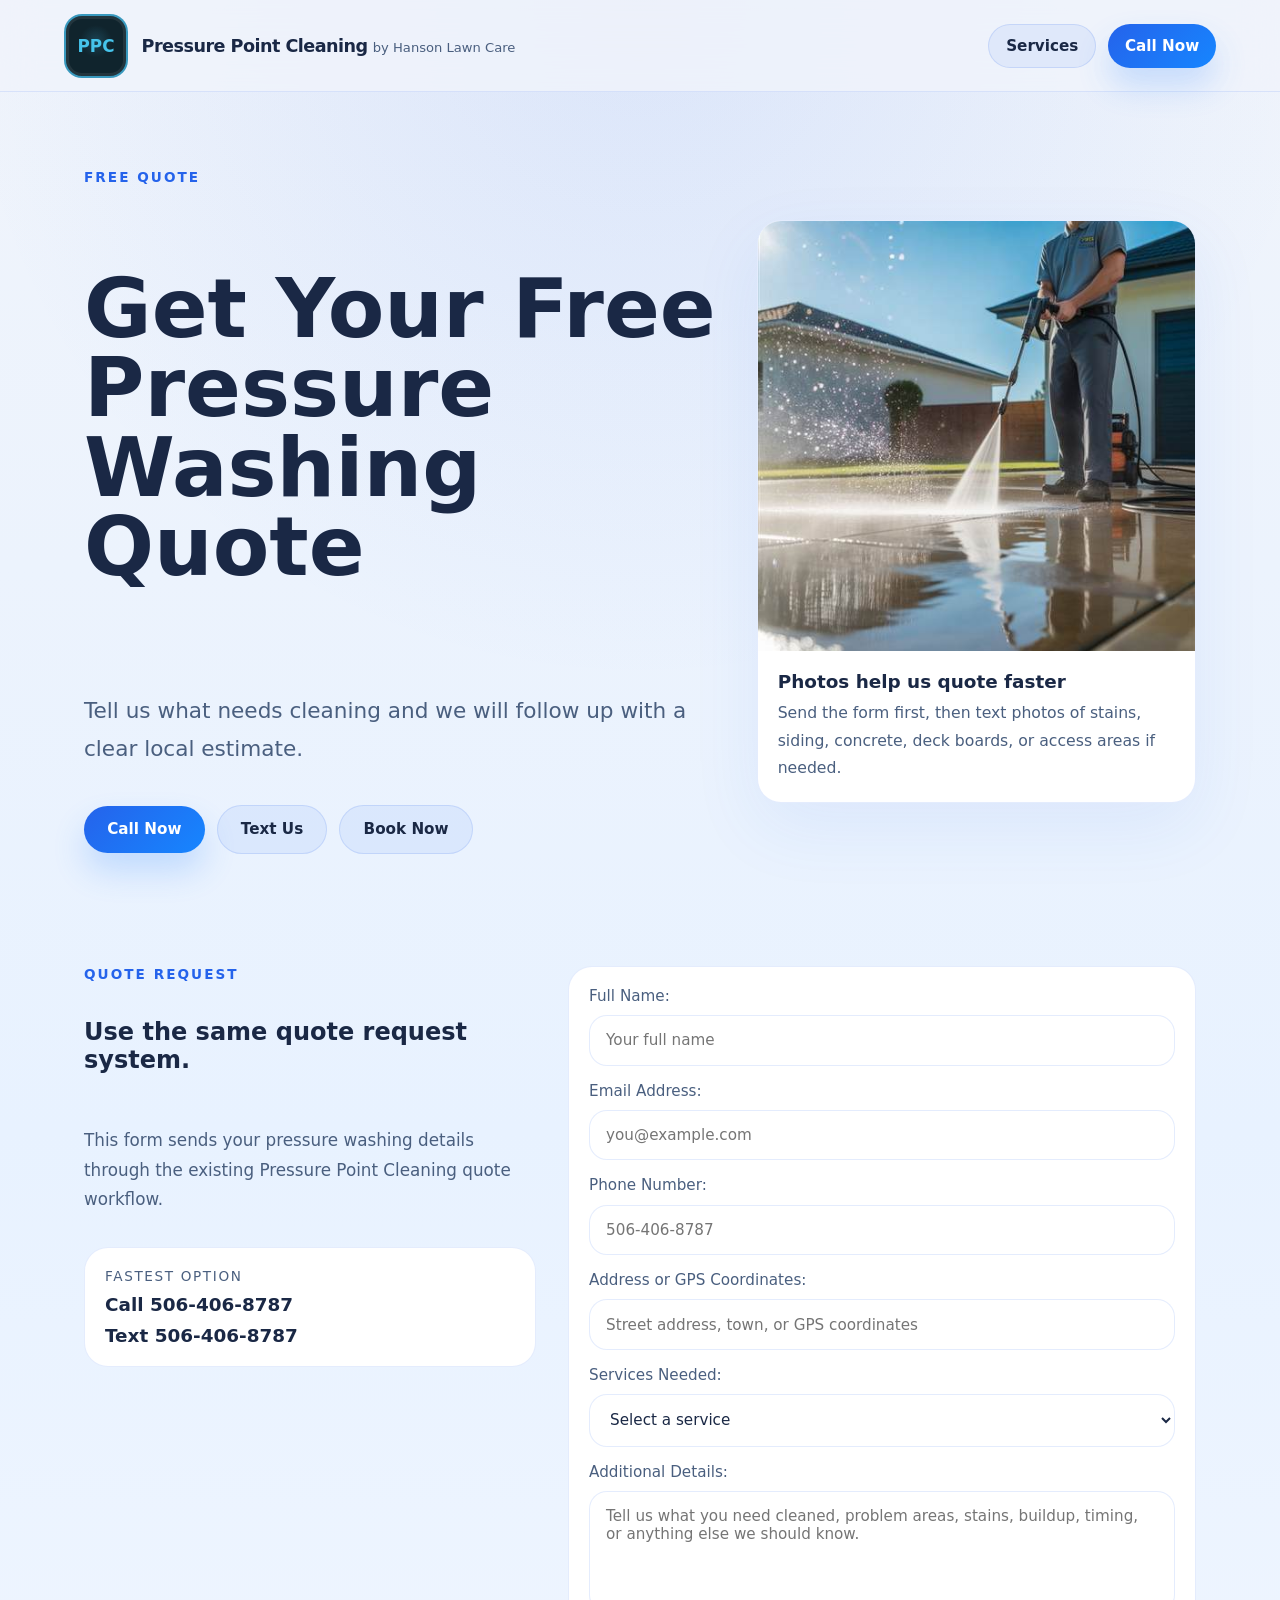
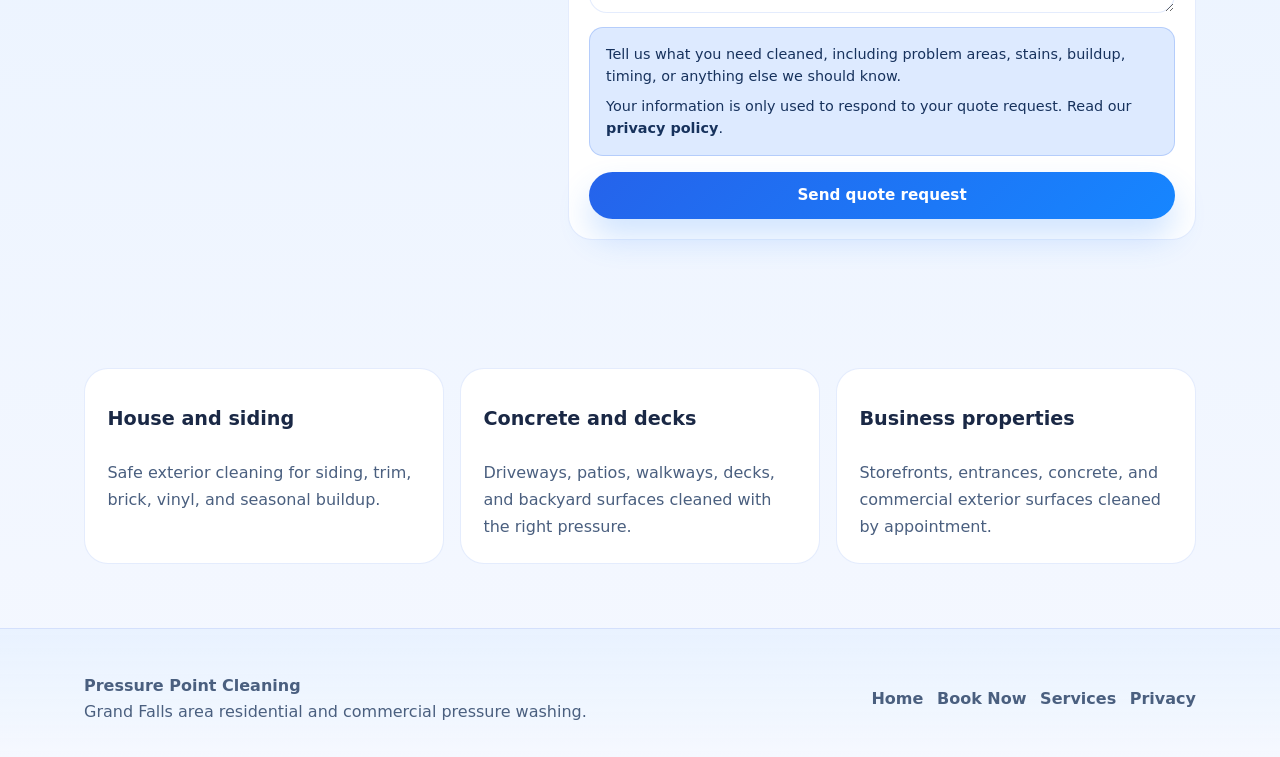
<file: qr/free-quote/index.html>
<!DOCTYPE html>
<html lang="en">
<head>
  <meta charset="UTF-8" />
  <meta name="viewport" content="width=device-width, initial-scale=1.0" />
  <meta name="theme-color" content="#061223" />
  <meta name="description" content="Request a free pressure washing quote from Pressure Point Cleaning for Grand Falls and surrounding New Brunswick communities." />
  <meta name="robots" content="index, follow" />
  <meta property="og:title" content="Get Your Free Pressure Washing Quote | Pressure Point Cleaning" />
  <meta property="og:description" content="Quick quote request for house washing, driveway cleaning, deck cleaning, commercial pressure washing, and more." />
  <meta property="og:type" content="website" />
  <meta property="og:url" content="https://pressurepointcleaning.ca/qr/free-quote" />
  <meta property="og:image" content="https://pressurepointcleaning.ca/images/ppc_hero_banner.jpeg" />
  <meta property="og:image:alt" content="Pressure Point Cleaning pressure washing a home exterior" />
  <meta name="twitter:card" content="summary_large_image" />
  <meta name="twitter:title" content="Get Your Free Pressure Washing Quote | Pressure Point Cleaning" />
  <meta name="twitter:description" content="Send a fast quote request for pressure washing in Grand Falls and nearby communities." />
  <meta name="twitter:image" content="https://pressurepointcleaning.ca/images/ppc_hero_banner.jpeg" />
  <link rel="canonical" href="https://pressurepointcleaning.ca/qr/free-quote" />
  <link rel="icon" href="../../images/favicon.webp" type="image/webp" />
  <link rel="apple-touch-icon" href="../../images/ppc_monogram_logo.webp" />
  <title>Get Your Free Pressure Washing Quote | Pressure Point Cleaning</title>
  <link rel="stylesheet" href="../../styles.css?v=1.8" />
  <script>
    window.PPC_TRACKING = {
      ga4MeasurementId: "",
      metaPixelId: ""
    };
  </script>
</head>
<body>
  <div class="page-shell qr-page">
    <header class="site-header qr-header" id="site-header">
      <div class="container qr-header-grid">
        <a class="brand" href="/">
          <span class="brand-mark" aria-hidden="true">PPC</span>
          <div>
            <span class="brand-name">Pressure Point Cleaning</span>
            <span class="brand-sub">by Hanson Lawn Care</span>
          </div>
        </a>
        <div class="qr-header-actions" aria-label="Quick actions">
          <a class="btn btn-secondary" href="/qr/services">Services</a>
          <a class="btn btn-primary" href="tel:+15064068787">Call Now</a>
        </div>
      </div>
    </header>

    <main>
      <section class="qr-hero" id="top">
        <div class="container qr-hero-grid">
          <div class="qr-hero-copy">
            <span class="eyebrow">Free Quote</span>
            <h1>Get Your Free Pressure Washing Quote</h1>
            <p>Tell us what needs cleaning and we will follow up with a clear local estimate.</p>
            <div class="qr-actions" aria-label="Contact Pressure Point Cleaning">
              <a class="btn btn-primary" href="tel:+15064068787">Call Now</a>
              <a class="btn btn-secondary" href="sms:+15064068787">Text Us</a>
              <a class="btn btn-secondary" href="https://schedule.pressurepointcleaning.ca/" target="_blank" rel="noreferrer">Book Now</a>
            </div>
          </div>
          <aside class="qr-hero-card" aria-label="Quote guidance">
            <img src="../../images/cover_photo_fb-720.jpeg" srcset="../../images/cover_photo_fb-480.jpeg 480w, ../../images/cover_photo_fb-720.jpeg 720w, ../../images/cover_photo_fb-960.jpeg 960w, ../../images/cover_photo_fb.jpeg 1024w" sizes="(max-width: 540px) calc(100vw - 2.5rem), (max-width: 1040px) min(640px, calc(100vw - 2.5rem)), 520px" alt="Pressure Point Cleaning branded service image" width="720" height="720" fetchpriority="high" decoding="async" />
            <div>
              <strong>Photos help us quote faster</strong>
              <p>Send the form first, then text photos of stains, siding, concrete, deck boards, or access areas if needed.</p>
            </div>
          </aside>
        </div>
      </section>

      <section class="section qr-form-section" id="quote">
        <div class="container qr-form-grid">
          <div class="qr-form-intro">
            <span class="eyebrow">Quote Request</span>
            <h2>Use the same quote request system.</h2>
            <p>This form sends your pressure washing details through the existing Pressure Point Cleaning quote workflow.</p>
            <div class="qr-contact-panel">
              <span class="panel-label">Fastest Option</span>
              <a href="tel:+15064068787">Call 506-406-8787</a>
              <a href="sms:+15064068787">Text 506-406-8787</a>
            </div>
          </div>

          <form class="quote-form qr-form" id="ppc-form" method="POST" action="https://script.google.com/macros/s/AKfycbwSY6MlZ5sS7f0kYE8VjtAReSy4K1EfAyP1aYzT3VV_kaxBqU7ninNAVQj0RxyPvVuP/exec">
            <input type="hidden" name="business" value="PPC" />
            <input type="hidden" name="form_key" value="hlc_ppc_secure_2026" />
            <input type="hidden" name="Landing Page" value="QR Free Quote" />
            <input type="text" name="_honey" class="form-honey" tabindex="-1" autocomplete="off" aria-hidden="true" />
            <label>
              Full Name:
              <input type="text" name="Full Name" autocomplete="name" maxlength="120" required placeholder="Your full name" />
            </label>
            <label>
              Email Address:
              <input type="email" name="Email Address" autocomplete="email" maxlength="254" required placeholder="you@example.com" />
            </label>
            <label>
              Phone Number:
              <input type="tel" name="Phone Number" autocomplete="tel" inputmode="tel" maxlength="40" required placeholder="506-406-8787" />
            </label>
            <label>
              Address or GPS Coordinates:
              <input type="text" name="Address or GPS Coordinates" autocomplete="street-address" maxlength="240" required placeholder="Street address, town, or GPS coordinates" />
            </label>
            <label>
              Services Needed:
              <select name="Services Needed" required>
                <option value="" selected disabled>Select a service</option>
                <option value="House Wash">House Wash</option>
                <option value="Driveway Cleaning">Driveway Cleaning</option>
                <option value="Deck & Patio Cleaning">Deck & Patio Cleaning</option>
                <option value="Roof Cleaning">Roof Cleaning</option>
                <option value="Gutter Cleaning">Gutter Cleaning</option>
                <option value="Fence Cleaning">Fence Cleaning</option>
                <option value="Commercial Pressure Washing">Commercial Pressure Washing</option>
                <option value="Garage Floor Cleaning">Garage Floor Cleaning</option>
                <option value="Other">Other</option>
              </select>
            </label>
            <label>
              Additional Details:
              <textarea name="Additional Details" rows="5" maxlength="2000" placeholder="Tell us what you need cleaned, problem areas, stains, buildup, timing, or anything else we should know."></textarea>
            </label>
            <div class="form-note privacy-note form-guidance">
              <p>Tell us what you need cleaned, including problem areas, stains, buildup, timing, or anything else we should know.</p>
              <p>Your information is only used to respond to your quote request. Read our <a href="/privacy">privacy policy</a>.</p>
            </div>
            <p class="form-note form-success" id="ppc-form-success" hidden></p>
            <p class="form-note form-error" id="ppc-form-error" aria-live="polite" hidden></p>
            <button class="btn btn-primary" type="submit">Send quote request</button>
          </form>
        </div>
      </section>

      <section class="section section-alt">
        <div class="container qr-card-grid">
          <article class="qr-info-card">
            <h2>House and siding</h2>
            <p>Safe exterior cleaning for siding, trim, brick, vinyl, and seasonal buildup.</p>
          </article>
          <article class="qr-info-card">
            <h2>Concrete and decks</h2>
            <p>Driveways, patios, walkways, decks, and backyard surfaces cleaned with the right pressure.</p>
          </article>
          <article class="qr-info-card">
            <h2>Business properties</h2>
            <p>Storefronts, entrances, concrete, and commercial exterior surfaces cleaned by appointment.</p>
          </article>
        </div>
      </section>
    </main>

    <footer class="site-footer qr-footer">
      <div class="container qr-footer-inner">
        <p><strong>Pressure Point Cleaning</strong><br />Grand Falls area residential and commercial pressure washing.</p>
        <div class="qr-footer-links">
          <a href="/">Home</a>
          <a href="/qr/book-now">Book Now</a>
          <a href="/qr/services">Services</a>
          <a href="/privacy">Privacy</a>
        </div>
      </div>
    </footer>

    <div class="qr-sticky-cta" aria-label="Quick contact options">
      <a class="btn btn-primary" href="tel:+15064068787">Call</a>
      <a class="btn btn-secondary" href="sms:+15064068787">Text</a>
    </div>
  </div>
  <script src="../../tracking.js?v=1.2" defer></script>
  <script src="../../script.js?v=1.7" defer></script>
</body>
</html>
</file>
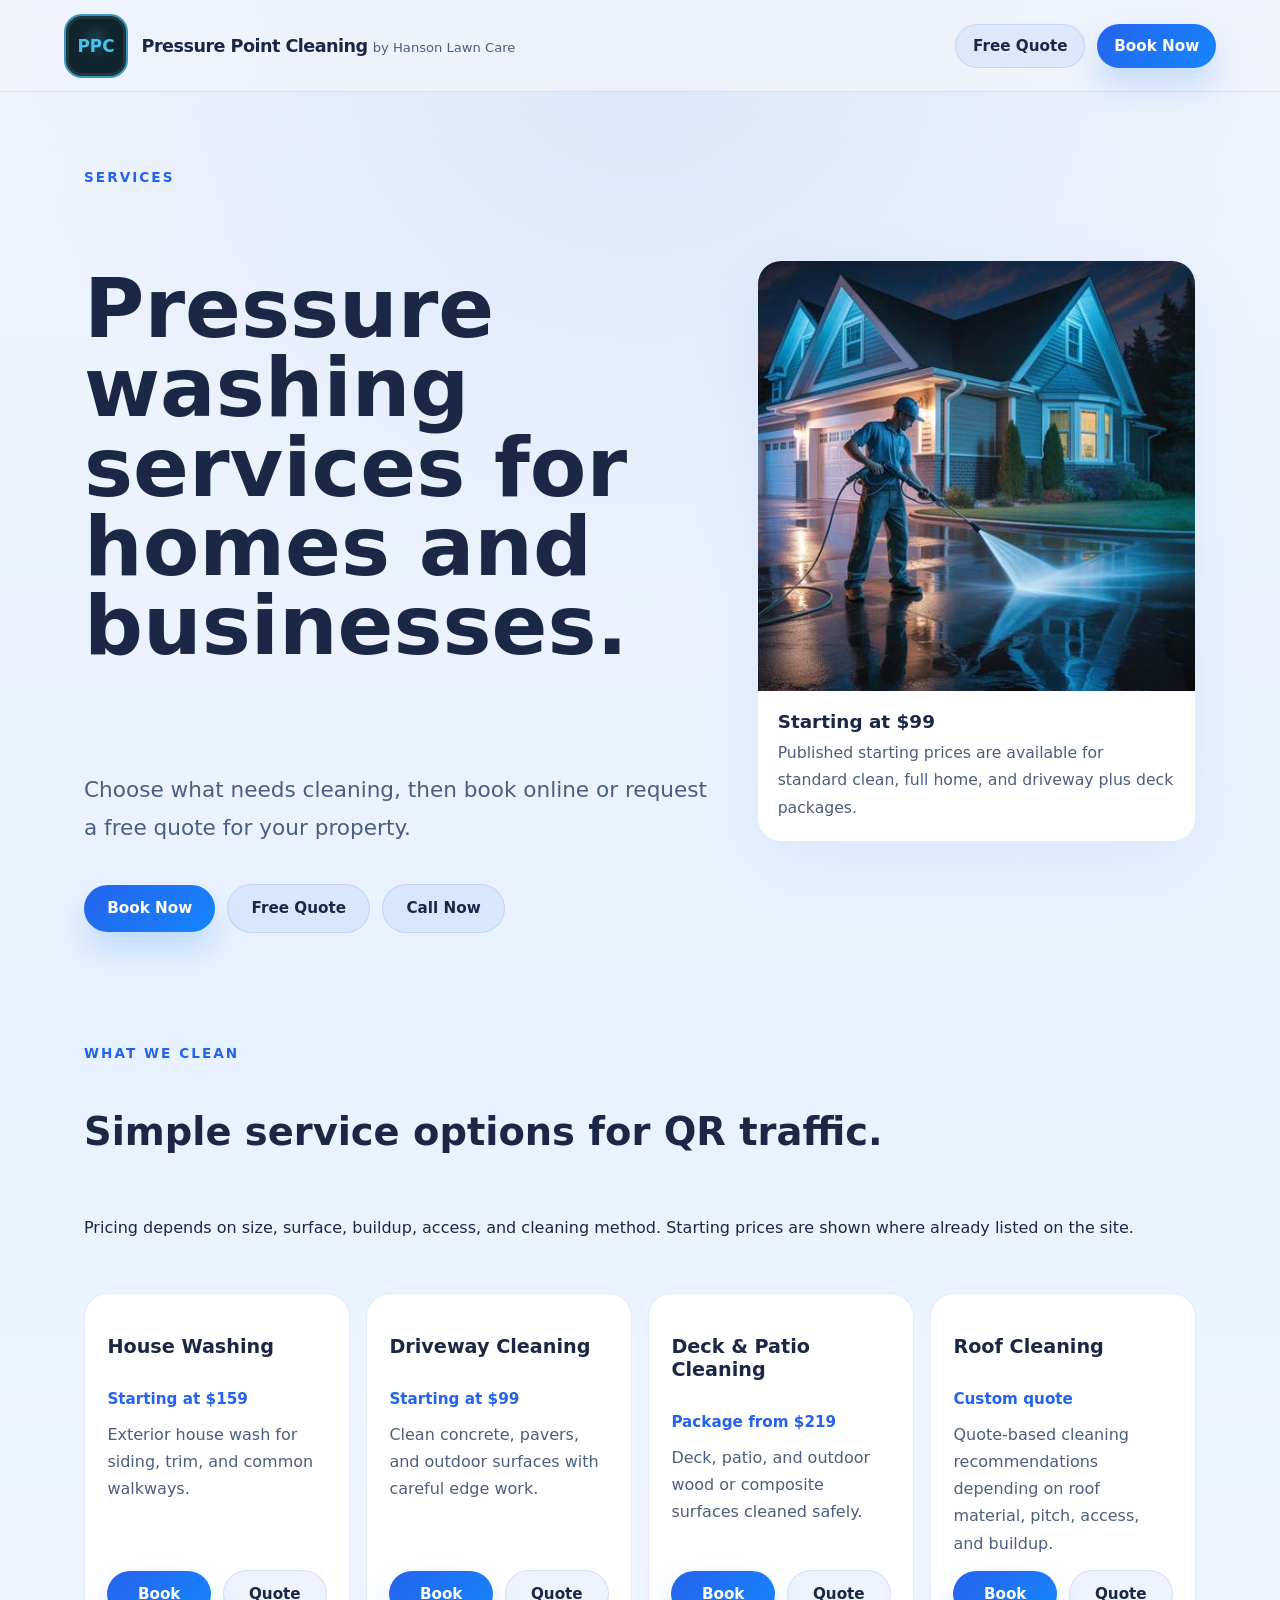
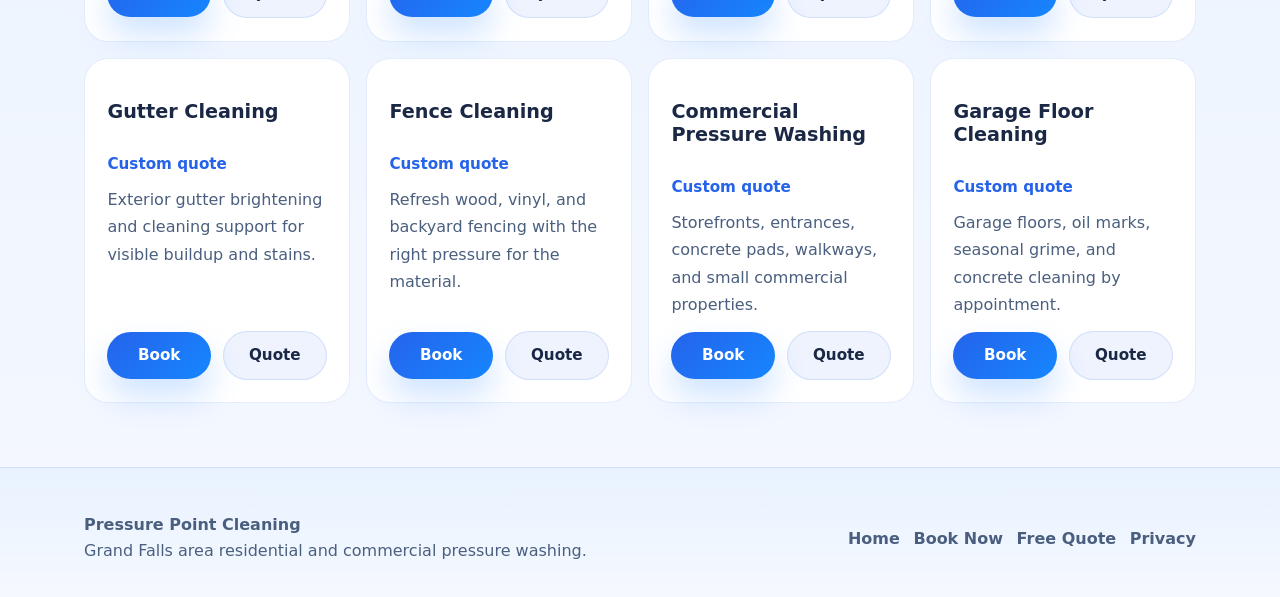
<file: qr/services/index.html>
<!DOCTYPE html>
<html lang="en">
<head>
  <meta charset="UTF-8" />
  <meta name="viewport" content="width=device-width, initial-scale=1.0" />
  <meta name="theme-color" content="#061223" />
  <meta name="description" content="Pressure washing services from Pressure Point Cleaning including house washing, driveway cleaning, deck cleaning, gutter cleaning, and commercial cleaning." />
  <meta name="robots" content="index, follow" />
  <meta property="og:title" content="Pressure Washing Services | Pressure Point Cleaning" />
  <meta property="og:description" content="A simple mobile services overview for Pressure Point Cleaning in Grand Falls and surrounding areas." />
  <meta property="og:type" content="website" />
  <meta property="og:url" content="https://pressurepointcleaning.ca/qr/services" />
  <meta property="og:image" content="https://pressurepointcleaning.ca/images/ppc_hero_banner.jpeg" />
  <meta property="og:image:alt" content="Pressure Point Cleaning pressure washing a home exterior" />
  <meta name="twitter:card" content="summary_large_image" />
  <meta name="twitter:title" content="Pressure Washing Services | Pressure Point Cleaning" />
  <meta name="twitter:description" content="House washing, driveway cleaning, deck cleaning, gutter cleaning, and commercial pressure washing in the Grand Falls area." />
  <meta name="twitter:image" content="https://pressurepointcleaning.ca/images/ppc_hero_banner.jpeg" />
  <link rel="canonical" href="https://pressurepointcleaning.ca/qr/services" />
  <link rel="icon" href="../../images/favicon.webp" type="image/webp" />
  <link rel="apple-touch-icon" href="../../images/ppc_monogram_logo.webp" />
  <title>Pressure Washing Services | Pressure Point Cleaning</title>
  <link rel="stylesheet" href="../../styles.css?v=1.8" />
  <script>
    window.PPC_TRACKING = {
      ga4MeasurementId: "",
      metaPixelId: ""
    };
  </script>
</head>
<body>
  <div class="page-shell qr-page">
    <header class="site-header qr-header" id="site-header">
      <div class="container qr-header-grid">
        <a class="brand" href="/">
          <span class="brand-mark" aria-hidden="true">PPC</span>
          <div>
            <span class="brand-name">Pressure Point Cleaning</span>
            <span class="brand-sub">by Hanson Lawn Care</span>
          </div>
        </a>
        <div class="qr-header-actions" aria-label="Quick actions">
          <a class="btn btn-secondary" href="/qr/free-quote">Free Quote</a>
          <a class="btn btn-primary" href="/qr/book-now">Book Now</a>
        </div>
      </div>
    </header>

    <main>
      <section class="qr-hero" id="top">
        <div class="container qr-hero-grid">
          <div class="qr-hero-copy">
            <span class="eyebrow">Services</span>
            <h1>Pressure washing services for homes and businesses.</h1>
            <p>Choose what needs cleaning, then book online or request a free quote for your property.</p>
            <div class="qr-actions" aria-label="Book or request quote">
              <a class="btn btn-primary" href="/qr/book-now">Book Now</a>
              <a class="btn btn-secondary" href="/qr/free-quote">Free Quote</a>
              <a class="btn btn-secondary" href="tel:+15064068787">Call Now</a>
            </div>
          </div>
          <aside class="qr-hero-card" aria-label="Pressure washing image">
            <img src="../../images/ppc_hero_banner-720.jpeg" srcset="../../images/ppc_hero_banner-480.jpeg 480w, ../../images/ppc_hero_banner-720.jpeg 720w, ../../images/ppc_hero_banner-960.jpeg 960w, ../../images/ppc_hero_banner.jpeg 1024w" sizes="(max-width: 540px) calc(100vw - 2.5rem), (max-width: 1040px) min(640px, calc(100vw - 2.5rem)), 520px" alt="Pressure washing home exterior" width="720" height="720" fetchpriority="high" decoding="async" />
            <div>
              <strong>Starting at $99</strong>
              <p>Published starting prices are available for standard clean, full home, and driveway plus deck packages.</p>
            </div>
          </aside>
        </div>
      </section>

      <section class="section">
        <div class="container section-heading">
          <span class="eyebrow">What We Clean</span>
          <h2>Simple service options for QR traffic.</h2>
          <p>Pricing depends on size, surface, buildup, access, and cleaning method. Starting prices are shown where already listed on the site.</p>
        </div>
        <div class="container qr-services-grid">
          <article class="qr-service-card">
            <h3>House Washing</h3>
            <strong>Starting at $159</strong>
            <p>Exterior house wash for siding, trim, and common walkways.</p>
            <div class="qr-card-actions">
              <a class="btn btn-primary" href="/qr/book-now">Book</a>
              <a class="btn btn-secondary" href="/qr/free-quote">Quote</a>
            </div>
          </article>
          <article class="qr-service-card">
            <h3>Driveway Cleaning</h3>
            <strong>Starting at $99</strong>
            <p>Clean concrete, pavers, and outdoor surfaces with careful edge work.</p>
            <div class="qr-card-actions">
              <a class="btn btn-primary" href="/qr/book-now">Book</a>
              <a class="btn btn-secondary" href="/qr/free-quote">Quote</a>
            </div>
          </article>
          <article class="qr-service-card">
            <h3>Deck & Patio Cleaning</h3>
            <strong>Package from $219</strong>
            <p>Deck, patio, and outdoor wood or composite surfaces cleaned safely.</p>
            <div class="qr-card-actions">
              <a class="btn btn-primary" href="/qr/book-now">Book</a>
              <a class="btn btn-secondary" href="/qr/free-quote">Quote</a>
            </div>
          </article>
          <article class="qr-service-card">
            <h3>Roof Cleaning</h3>
            <strong>Custom quote</strong>
            <p>Quote-based cleaning recommendations depending on roof material, pitch, access, and buildup.</p>
            <div class="qr-card-actions">
              <a class="btn btn-primary" href="/qr/book-now">Book</a>
              <a class="btn btn-secondary" href="/qr/free-quote">Quote</a>
            </div>
          </article>
          <article class="qr-service-card">
            <h3>Gutter Cleaning</h3>
            <strong>Custom quote</strong>
            <p>Exterior gutter brightening and cleaning support for visible buildup and stains.</p>
            <div class="qr-card-actions">
              <a class="btn btn-primary" href="/qr/book-now">Book</a>
              <a class="btn btn-secondary" href="/qr/free-quote">Quote</a>
            </div>
          </article>
          <article class="qr-service-card">
            <h3>Fence Cleaning</h3>
            <strong>Custom quote</strong>
            <p>Refresh wood, vinyl, and backyard fencing with the right pressure for the material.</p>
            <div class="qr-card-actions">
              <a class="btn btn-primary" href="/qr/book-now">Book</a>
              <a class="btn btn-secondary" href="/qr/free-quote">Quote</a>
            </div>
          </article>
          <article class="qr-service-card">
            <h3>Commercial Pressure Washing</h3>
            <strong>Custom quote</strong>
            <p>Storefronts, entrances, concrete pads, walkways, and small commercial properties.</p>
            <div class="qr-card-actions">
              <a class="btn btn-primary" href="/qr/book-now">Book</a>
              <a class="btn btn-secondary" href="/qr/free-quote">Quote</a>
            </div>
          </article>
          <article class="qr-service-card">
            <h3>Garage Floor Cleaning</h3>
            <strong>Custom quote</strong>
            <p>Garage floors, oil marks, seasonal grime, and concrete cleaning by appointment.</p>
            <div class="qr-card-actions">
              <a class="btn btn-primary" href="/qr/book-now">Book</a>
              <a class="btn btn-secondary" href="/qr/free-quote">Quote</a>
            </div>
          </article>
        </div>
      </section>
    </main>

    <footer class="site-footer qr-footer">
      <div class="container qr-footer-inner">
        <p><strong>Pressure Point Cleaning</strong><br />Grand Falls area residential and commercial pressure washing.</p>
        <div class="qr-footer-links">
          <a href="/">Home</a>
          <a href="/qr/book-now">Book Now</a>
          <a href="/qr/free-quote">Free Quote</a>
          <a href="/privacy">Privacy</a>
        </div>
      </div>
    </footer>

    <div class="qr-sticky-cta" aria-label="Quick actions">
      <a class="btn btn-primary" href="/qr/book-now">Book</a>
      <a class="btn btn-secondary" href="/qr/free-quote">Quote</a>
    </div>
  </div>
  <script src="../../tracking.js?v=1.2" defer></script>
  <script src="../../script.js?v=1.7" defer></script>
</body>
</html>
</file>
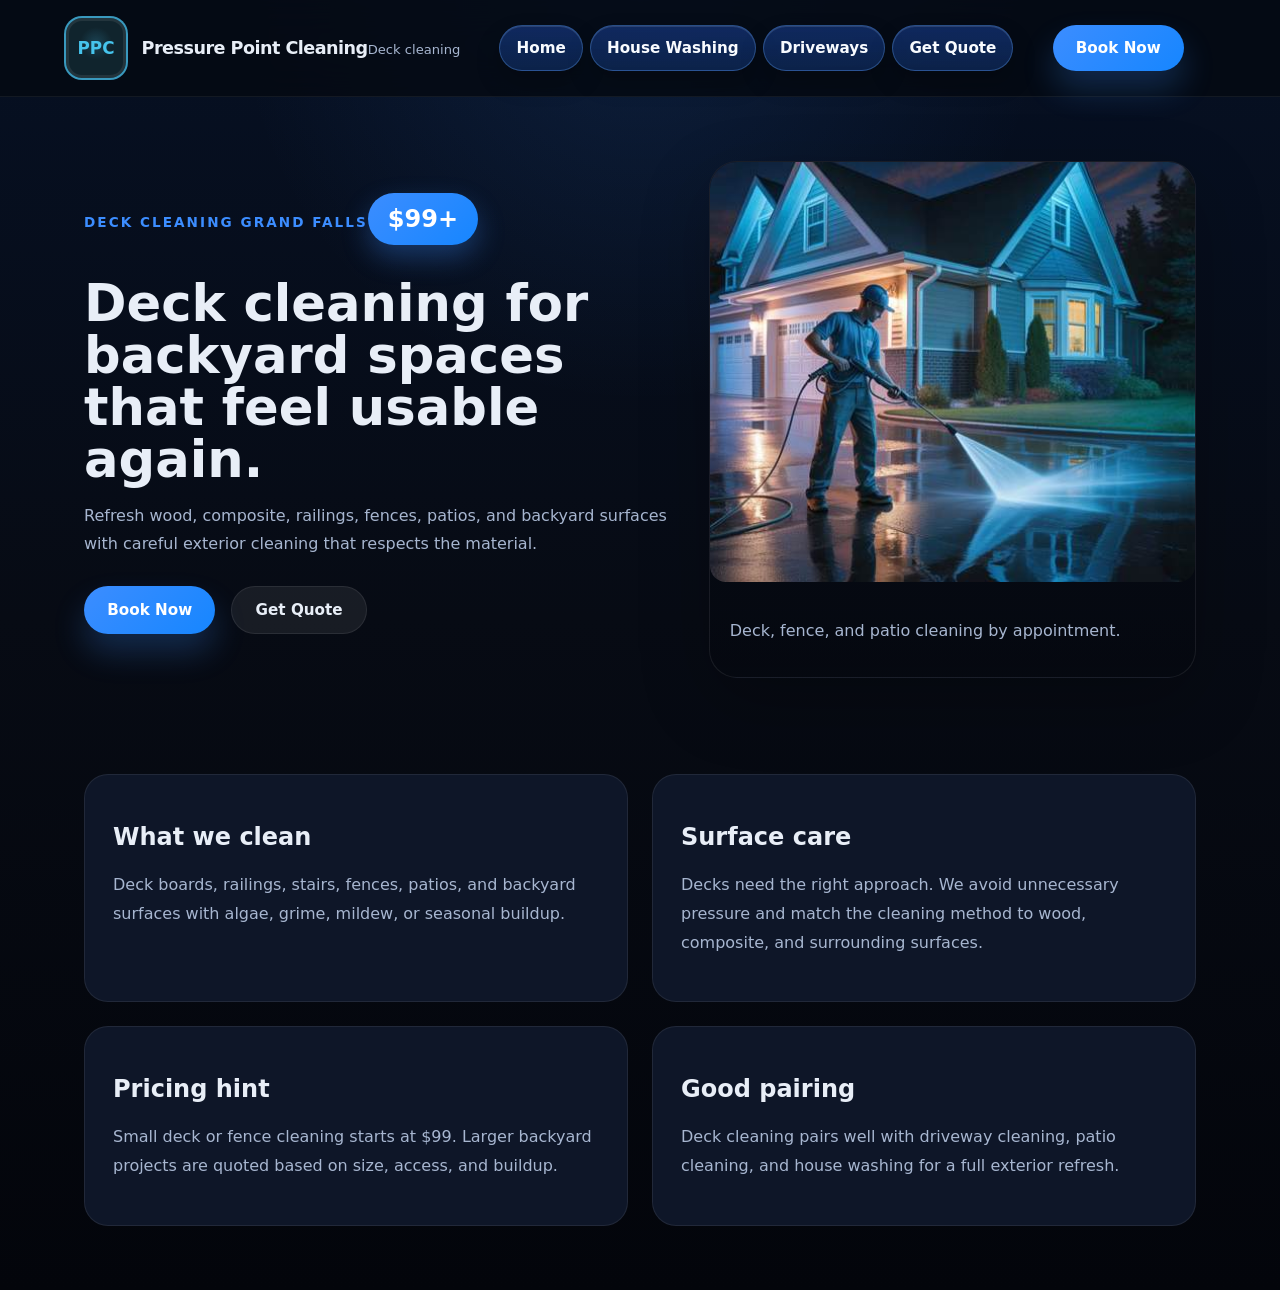
<file: deck-cleaning.html>
<!DOCTYPE html>
<html lang="en">
<head>
  <meta charset="UTF-8" />
  <meta name="viewport" content="width=device-width, initial-scale=1.0" />
  <meta name="theme-color" content="#061223" />
  <meta name="description" content="Deck cleaning in Grand Falls, NB. Pressure Point Cleaning refreshes wood, composite decks, fences, patios, and backyard surfaces." />
  <meta name="keywords" content="deck cleaning Grand Falls, deck pressure washing NB, fence cleaning, patio cleaning near me" />
  <meta property="og:title" content="Deck Cleaning in Grand Falls | Pressure Point Cleaning" />
  <meta property="og:description" content="Deck, fence, patio, and backyard surface cleaning for Grand Falls and nearby New Brunswick communities." />
  <meta property="og:type" content="website" />
  <meta property="og:url" content="https://pressurepointcleaning.ca/deck-cleaning" />
  <meta property="og:image" content="https://pressurepointcleaning.ca/images/ppc_hero_banner.jpeg" />
  <link rel="canonical" href="https://pressurepointcleaning.ca/deck-cleaning" />
  <link rel="icon" href="images/favicon.webp" type="image/webp" />
  <title>Deck Cleaning in Grand Falls | Pressure Point Cleaning</title>
  <link rel="stylesheet" href="styles.css?v=1.8" />
  <script>window.PPC_TRACKING = { ga4MeasurementId: "", metaPixelId: "" };</script>
</head>
<body>
  <div class="page-shell">
    <header class="site-header"><div class="container header-grid"><a class="brand" href="/"><span class="brand-mark" aria-hidden="true">PPC</span><div><span class="brand-name">Pressure Point Cleaning</span><span class="brand-sub">Deck cleaning</span></div></a><nav class="site-nav" aria-label="Primary navigation"><a href="/">Home</a><a href="/house-washing">House Washing</a><a href="/driveway-cleaning">Driveways</a><a href="/#quote">Get Quote</a></nav><a class="btn btn-primary header-action" href="https://schedule.pressurepointcleaning.ca/" target="_blank" rel="noreferrer">Book Now</a></div></header>
    <main>
      <section class="hero"><div class="container hero-grid"><div class="hero-copy"><span class="eyebrow">Deck cleaning Grand Falls</span><div class="hero-price-badge">$99+</div><h1>Deck cleaning for backyard spaces that feel usable again.</h1><p>Refresh wood, composite, railings, fences, patios, and backyard surfaces with careful exterior cleaning that respects the material.</p><div class="hero-actions"><a class="btn btn-primary" href="https://schedule.pressurepointcleaning.ca/" target="_blank" rel="noreferrer">Book Now</a><a class="btn btn-secondary" href="/#quote">Get Quote</a></div></div><div class="hero-media"><div class="hero-card"><img src="images/ppc_hero_banner-720.jpeg" srcset="images/ppc_hero_banner-480.jpeg 480w, images/ppc_hero_banner-720.jpeg 720w, images/ppc_hero_banner-960.jpeg 960w, images/ppc_hero_banner.jpeg 1024w" sizes="(max-width: 540px) calc(100vw - 2.5rem), (max-width: 1040px) min(640px, calc(100vw - 2.5rem)), 520px" alt="Pressure washing a backyard deck surface" width="720" height="720" fetchpriority="high" decoding="async" /><div class="hero-card-text"><p>Deck, fence, and patio cleaning by appointment.</p></div></div></div></div></section>
      <section class="section"><div class="container cards-grid"><article class="card"><h2>What we clean</h2><p>Deck boards, railings, stairs, fences, patios, and backyard surfaces with algae, grime, mildew, or seasonal buildup.</p></article><article class="card"><h2>Surface care</h2><p>Decks need the right approach. We avoid unnecessary pressure and match the cleaning method to wood, composite, and surrounding surfaces.</p></article><article class="card"><h2>Pricing hint</h2><p>Small deck or fence cleaning starts at $99. Larger backyard projects are quoted based on size, access, and buildup.</p></article><article class="card"><h2>Good pairing</h2><p>Deck cleaning pairs well with driveway cleaning, patio cleaning, and house washing for a full exterior refresh.</p></article></div></section>
    </main>
    <a href="tel:+15064068787" class="sticky-call" aria-label="Call Pressure Point Cleaning">Call 506-406-8787</a>
  </div>
  <script src="tracking.js?v=1.2" defer></script>
</body>
</html>
</file>
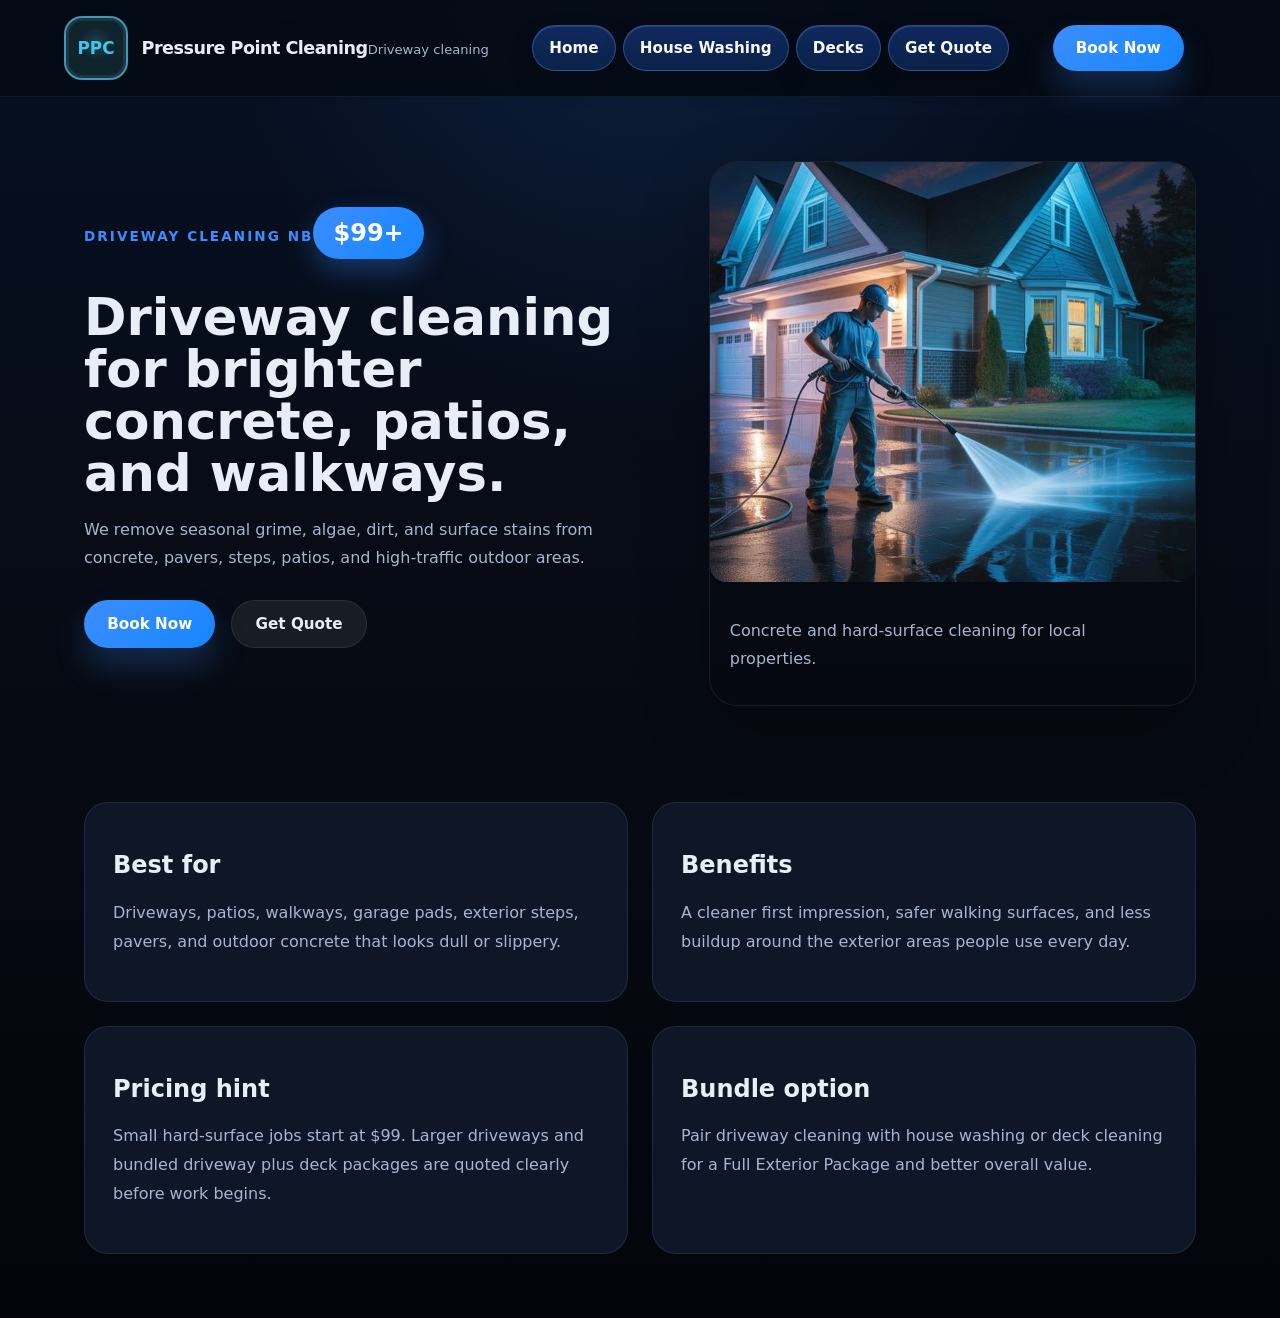
<file: driveway-cleaning.html>
<!DOCTYPE html>
<html lang="en">
<head>
  <meta charset="UTF-8" />
  <meta name="viewport" content="width=device-width, initial-scale=1.0" />
  <meta name="theme-color" content="#061223" />
  <meta name="description" content="Driveway cleaning in Grand Falls, NB. Pressure Point Cleaning removes dirt, algae, oil marks, and concrete discoloration from driveways, patios, and walkways." />
  <meta name="keywords" content="driveway cleaning NB, driveway cleaning Grand Falls, pressure washing concrete, patio cleaning Grand Falls" />
  <meta property="og:title" content="Driveway Cleaning in Grand Falls | Pressure Point Cleaning" />
  <meta property="og:description" content="Local driveway, walkway, patio, and concrete cleaning for Grand Falls and nearby New Brunswick communities." />
  <meta property="og:type" content="website" />
  <meta property="og:url" content="https://pressurepointcleaning.ca/driveway-cleaning" />
  <meta property="og:image" content="https://pressurepointcleaning.ca/images/ppc_hero_banner.jpeg" />
  <link rel="canonical" href="https://pressurepointcleaning.ca/driveway-cleaning" />
  <link rel="icon" href="images/favicon.webp" type="image/webp" />
  <title>Driveway Cleaning in Grand Falls | Pressure Point Cleaning</title>
  <link rel="stylesheet" href="styles.css?v=1.8" />
  <script>window.PPC_TRACKING = { ga4MeasurementId: "", metaPixelId: "" };</script>
</head>
<body>
  <div class="page-shell">
    <header class="site-header"><div class="container header-grid"><a class="brand" href="/"><span class="brand-mark" aria-hidden="true">PPC</span><div><span class="brand-name">Pressure Point Cleaning</span><span class="brand-sub">Driveway cleaning</span></div></a><nav class="site-nav" aria-label="Primary navigation"><a href="/">Home</a><a href="/house-washing">House Washing</a><a href="/deck-cleaning">Decks</a><a href="/#quote">Get Quote</a></nav><a class="btn btn-primary header-action" href="https://schedule.pressurepointcleaning.ca/" target="_blank" rel="noreferrer">Book Now</a></div></header>
    <main>
      <section class="hero"><div class="container hero-grid"><div class="hero-copy"><span class="eyebrow">Driveway cleaning NB</span><div class="hero-price-badge">$99+</div><h1>Driveway cleaning for brighter concrete, patios, and walkways.</h1><p>We remove seasonal grime, algae, dirt, and surface stains from concrete, pavers, steps, patios, and high-traffic outdoor areas.</p><div class="hero-actions"><a class="btn btn-primary" href="https://schedule.pressurepointcleaning.ca/" target="_blank" rel="noreferrer">Book Now</a><a class="btn btn-secondary" href="/#quote">Get Quote</a></div></div><div class="hero-media"><div class="hero-card"><img src="images/ppc_hero_banner-720.jpeg" srcset="images/ppc_hero_banner-480.jpeg 480w, images/ppc_hero_banner-720.jpeg 720w, images/ppc_hero_banner-960.jpeg 960w, images/ppc_hero_banner.jpeg 1024w" sizes="(max-width: 540px) calc(100vw - 2.5rem), (max-width: 1040px) min(640px, calc(100vw - 2.5rem)), 520px" alt="Pressure washing equipment cleaning a driveway" width="720" height="720" fetchpriority="high" decoding="async" /><div class="hero-card-text"><p>Concrete and hard-surface cleaning for local properties.</p></div></div></div></div></section>
      <section class="section"><div class="container cards-grid"><article class="card"><h2>Best for</h2><p>Driveways, patios, walkways, garage pads, exterior steps, pavers, and outdoor concrete that looks dull or slippery.</p></article><article class="card"><h2>Benefits</h2><p>A cleaner first impression, safer walking surfaces, and less buildup around the exterior areas people use every day.</p></article><article class="card"><h2>Pricing hint</h2><p>Small hard-surface jobs start at $99. Larger driveways and bundled driveway plus deck packages are quoted clearly before work begins.</p></article><article class="card"><h2>Bundle option</h2><p>Pair driveway cleaning with house washing or deck cleaning for a Full Exterior Package and better overall value.</p></article></div></section>
    </main>
    <a href="tel:+15064068787" class="sticky-call" aria-label="Call Pressure Point Cleaning">Call 506-406-8787</a>
  </div>
  <script src="tracking.js?v=1.2" defer></script>
</body>
</html>
</file>
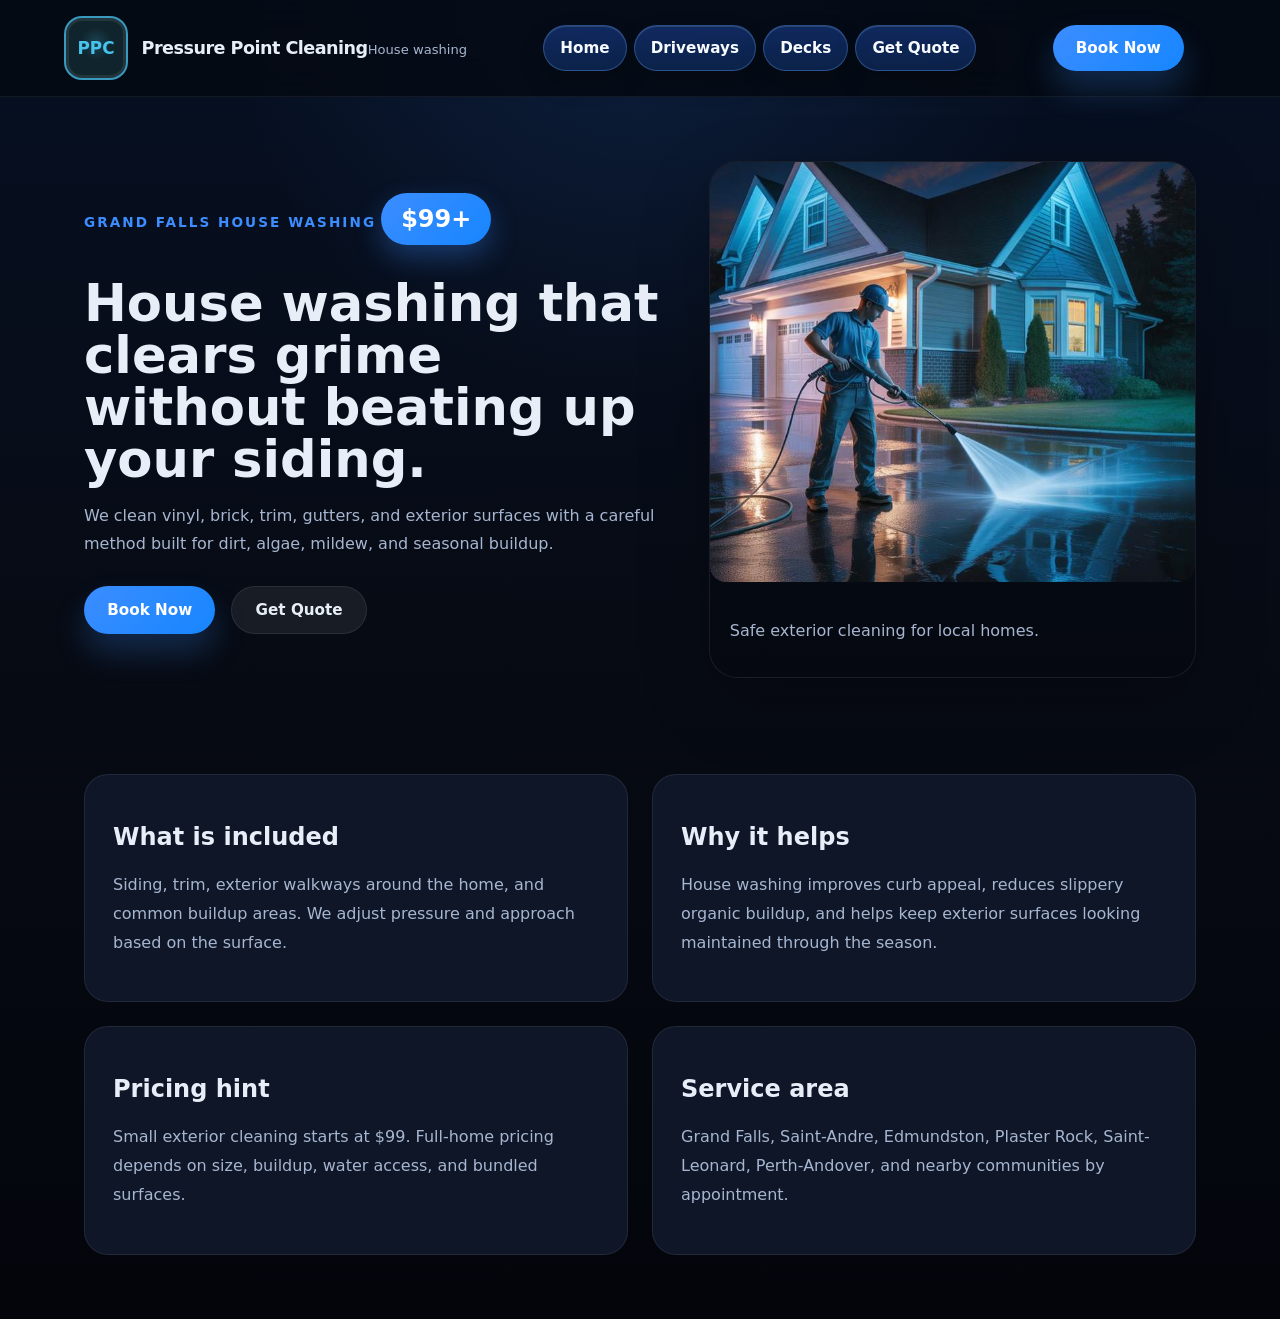
<file: house-washing.html>
<!DOCTYPE html>
<html lang="en">
<head>
  <meta charset="UTF-8" />
  <meta name="viewport" content="width=device-width, initial-scale=1.0" />
  <meta name="theme-color" content="#061223" />
  <meta name="description" content="House washing in Grand Falls, NB by Pressure Point Cleaning. Safe siding, trim, brick, and exterior surface cleaning starting at $99." />
  <meta name="keywords" content="house washing Grand Falls, house washing near me, pressure washing Grand Falls, siding cleaning NB" />
  <meta property="og:title" content="House Washing in Grand Falls | Pressure Point Cleaning" />
  <meta property="og:description" content="Safe local house washing for siding, trim, brick, and exterior buildup across Grand Falls and nearby New Brunswick communities." />
  <meta property="og:type" content="website" />
  <meta property="og:url" content="https://pressurepointcleaning.ca/house-washing" />
  <meta property="og:image" content="https://pressurepointcleaning.ca/images/ppc_hero_banner.jpeg" />
  <link rel="canonical" href="https://pressurepointcleaning.ca/house-washing" />
  <link rel="icon" href="images/favicon.webp" type="image/webp" />
  <title>House Washing in Grand Falls | Pressure Point Cleaning</title>
  <link rel="stylesheet" href="styles.css?v=1.8" />
  <script>window.PPC_TRACKING = { ga4MeasurementId: "", metaPixelId: "" };</script>
  <script type="application/ld+json">
    {
      "@context": "https://schema.org",
      "@type": "Service",
      "name": "House Washing",
      "provider": {
        "@type": "HomeAndConstructionBusiness",
        "name": "Pressure Point Cleaning",
        "url": "https://pressurepointcleaning.ca/"
      },
      "areaServed": "Grand Falls, NB",
      "serviceType": "House washing",
      "offers": { "@type": "Offer", "priceSpecification": { "@type": "PriceSpecification", "minPrice": "99", "priceCurrency": "CAD" } }
    }
  </script>
</head>
<body>
  <div class="page-shell">
    <header class="site-header">
      <div class="container header-grid">
        <a class="brand" href="/">
          <span class="brand-mark" aria-hidden="true">PPC</span>
          <div><span class="brand-name">Pressure Point Cleaning</span><span class="brand-sub">House washing</span></div>
        </a>
        <nav class="site-nav" aria-label="Primary navigation">
          <a href="/">Home</a>
          <a href="/driveway-cleaning">Driveways</a>
          <a href="/deck-cleaning">Decks</a>
          <a href="/#quote">Get Quote</a>
        </nav>
        <a class="btn btn-primary header-action" href="https://schedule.pressurepointcleaning.ca/" target="_blank" rel="noreferrer">Book Now</a>
      </div>
    </header>
    <main>
      <section class="hero">
        <div class="container hero-grid">
          <div class="hero-copy">
            <span class="eyebrow">Grand Falls house washing</span>
            <div class="hero-price-badge">$99+</div>
            <h1>House washing that clears grime without beating up your siding.</h1>
            <p>We clean vinyl, brick, trim, gutters, and exterior surfaces with a careful method built for dirt, algae, mildew, and seasonal buildup.</p>
            <div class="hero-actions">
              <a class="btn btn-primary" href="https://schedule.pressurepointcleaning.ca/" target="_blank" rel="noreferrer">Book Now</a>
              <a class="btn btn-secondary" href="/#quote">Get Quote</a>
            </div>
          </div>
          <div class="hero-media">
            <div class="hero-card">
              <img src="images/ppc_hero_banner-720.jpeg" srcset="images/ppc_hero_banner-480.jpeg 480w, images/ppc_hero_banner-720.jpeg 720w, images/ppc_hero_banner-960.jpeg 960w, images/ppc_hero_banner.jpeg 1024w" sizes="(max-width: 540px) calc(100vw - 2.5rem), (max-width: 1040px) min(640px, calc(100vw - 2.5rem)), 520px" alt="Pressure Point Cleaning washing a home exterior" width="720" height="720" fetchpriority="high" decoding="async" />
              <div class="hero-card-text"><p>Safe exterior cleaning for local homes.</p></div>
            </div>
          </div>
        </div>
      </section>
      <section class="section">
        <div class="container cards-grid">
          <article class="card"><h2>What is included</h2><p>Siding, trim, exterior walkways around the home, and common buildup areas. We adjust pressure and approach based on the surface.</p></article>
          <article class="card"><h2>Why it helps</h2><p>House washing improves curb appeal, reduces slippery organic buildup, and helps keep exterior surfaces looking maintained through the season.</p></article>
          <article class="card"><h2>Pricing hint</h2><p>Small exterior cleaning starts at $99. Full-home pricing depends on size, buildup, water access, and bundled surfaces.</p></article>
          <article class="card"><h2>Service area</h2><p>Grand Falls, Saint-Andre, Edmundston, Plaster Rock, Saint-Leonard, Perth-Andover, and nearby communities by appointment.</p></article>
        </div>
      </section>
    </main>
    <a href="tel:+15064068787" class="sticky-call" aria-label="Call Pressure Point Cleaning">Call 506-406-8787</a>
  </div>
  <script src="tracking.js?v=1.2" defer></script>
</body>
</html>
</file>
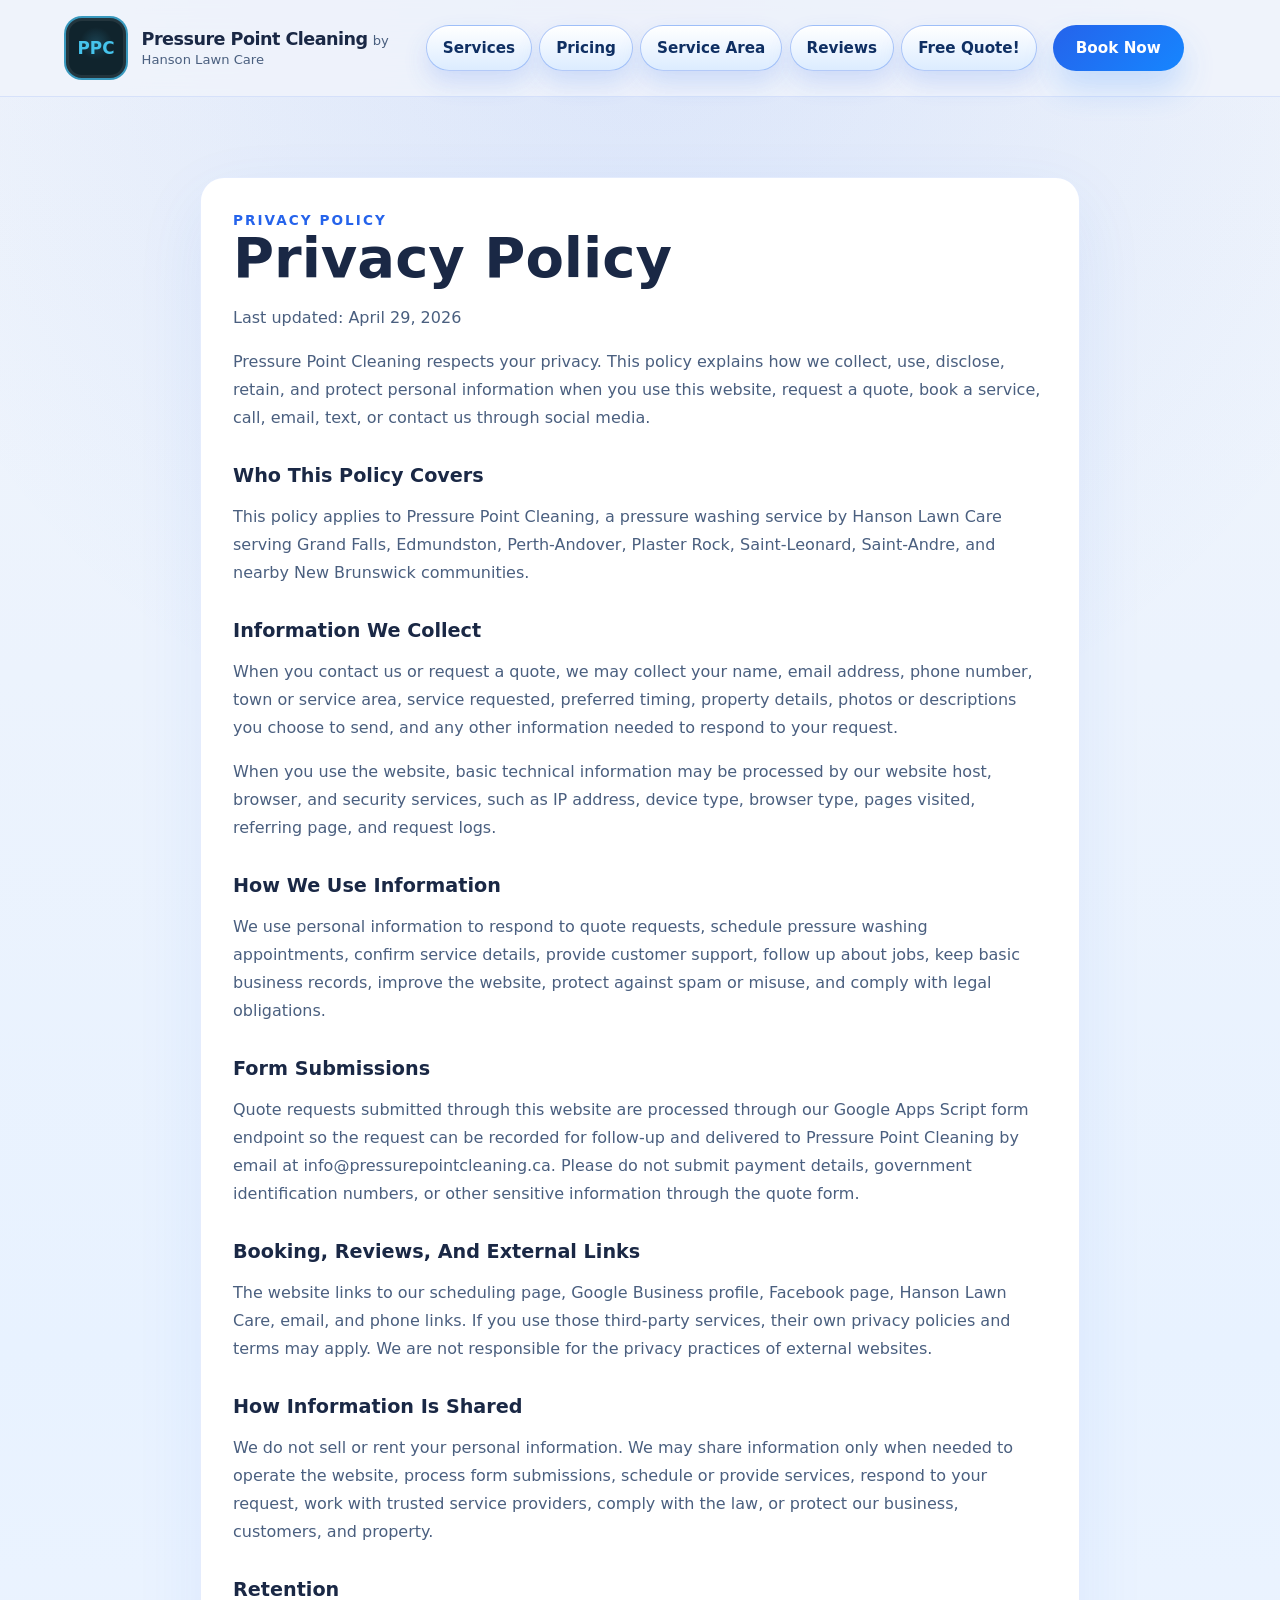
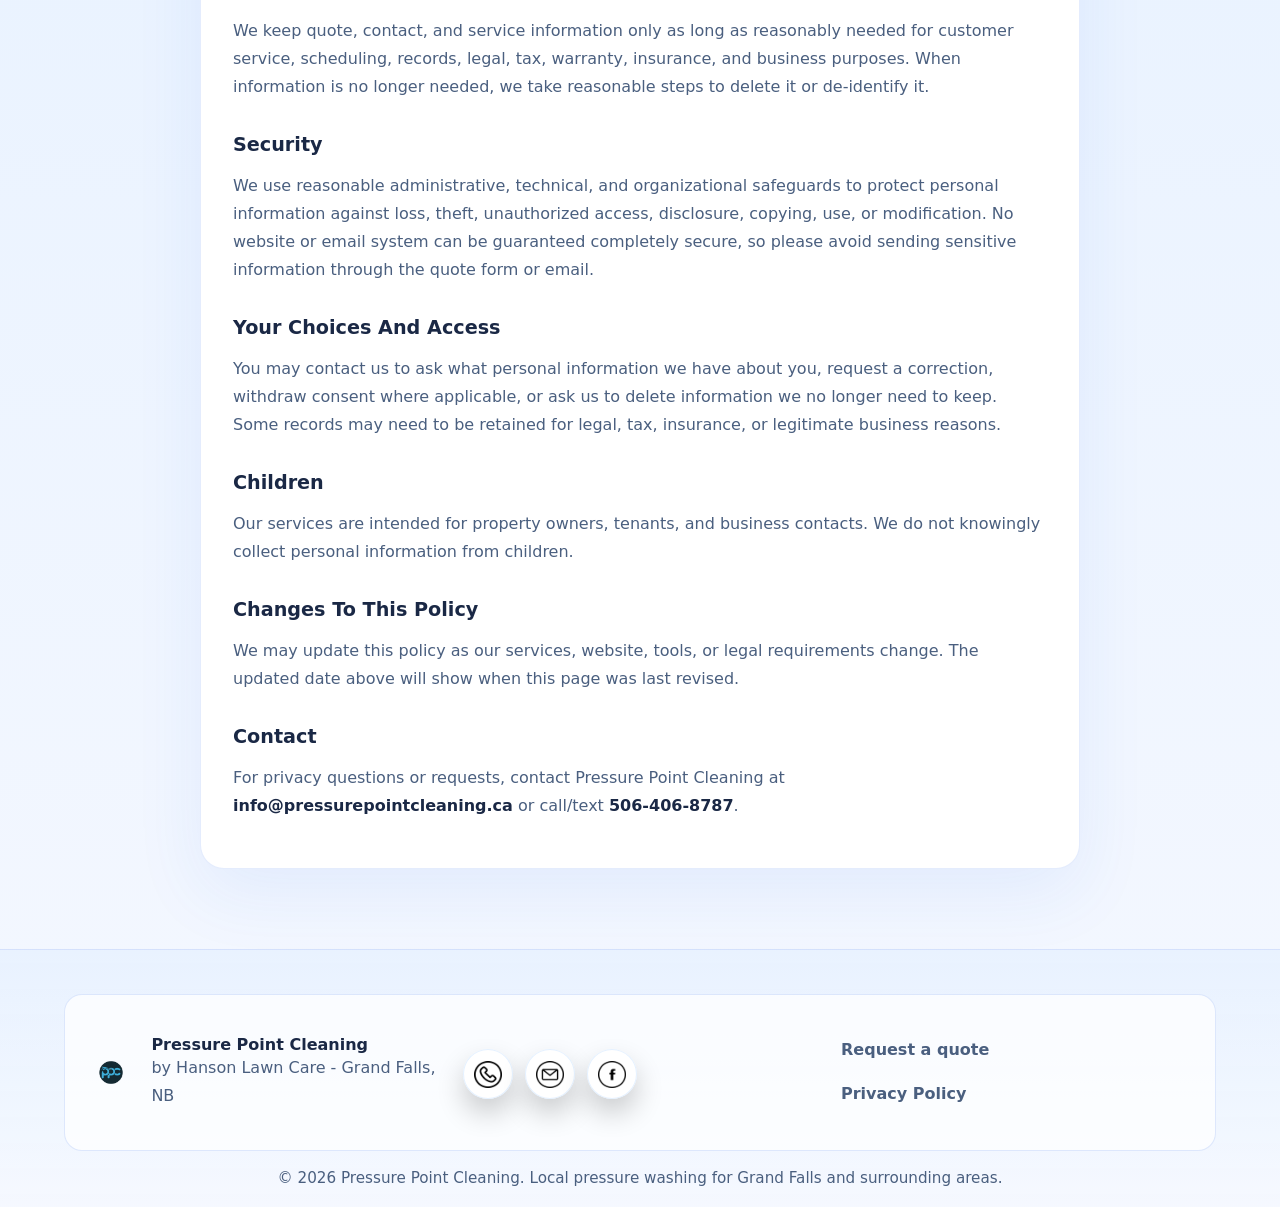
<file: privacy.html>
<!DOCTYPE html>
<html lang="en">
<head>
  <meta charset="UTF-8" />
  <meta name="viewport" content="width=device-width, initial-scale=1.0" />
  <meta name="theme-color" content="#061223" />
  <meta name="description" content="Privacy policy for Pressure Point Cleaning, a Grand Falls, New Brunswick pressure washing business by Hanson Lawn Care." />
  <meta name="robots" content="index, follow" />
  <meta property="og:title" content="Privacy Policy | Pressure Point Cleaning" />
  <meta property="og:description" content="How Pressure Point Cleaning collects, uses, protects, and handles quote request information." />
  <meta property="og:type" content="website" />
  <meta property="og:url" content="https://pressurepointcleaning.ca/privacy" />
  <meta property="og:image" content="https://pressurepointcleaning.ca/images/ppc_hero_banner.jpeg" />
  <meta name="twitter:card" content="summary_large_image" />
  <meta name="twitter:title" content="Privacy Policy | Pressure Point Cleaning" />
  <meta name="twitter:description" content="How Pressure Point Cleaning handles quote request and contact information." />
  <meta name="twitter:image" content="https://pressurepointcleaning.ca/images/ppc_hero_banner.jpeg" />
  <link rel="canonical" href="https://pressurepointcleaning.ca/privacy" />
  <link rel="icon" href="images/favicon.webp" type="image/webp" />
  <link rel="apple-touch-icon" href="images/ppc_monogram_logo.webp" />
  <title>Privacy Policy | Pressure Point Cleaning</title>
  <link rel="stylesheet" href="styles.css?v=1.8" />
  <script>window.PPC_TRACKING = { ga4MeasurementId: "", metaPixelId: "" };</script>
</head>
<body>
  <div class="page-shell">
    <header class="site-header" id="site-header">
      <div class="container header-grid">
        <a class="brand" href="/#top">
          <span class="brand-mark" aria-hidden="true">PPC</span>
          <div>
            <span class="brand-name">Pressure Point Cleaning</span>
            <span class="brand-sub">by Hanson Lawn Care</span>
          </div>
        </a>
        <nav class="site-nav" aria-label="Primary navigation">
          <a href="/#services">Services</a>
          <a href="/#pricing">Pricing</a>
          <a href="/#areas">Service Area</a>
          <a href="/#testimonials">Reviews</a>
          <a href="/#quote">Free Quote!</a>
        </nav>
        <a class="btn btn-primary header-action" href="https://schedule.pressurepointcleaning.ca/" target="_blank" rel="noreferrer">Book Now</a>
      </div>
    </header>

    <main class="legal-page">
      <article class="container legal-panel">
        <span class="eyebrow">Privacy Policy</span>
        <h1>Privacy Policy</h1>
        <p>Last updated: April 29, 2026</p>
        <p>Pressure Point Cleaning respects your privacy. This policy explains how we collect, use, disclose, retain, and protect personal information when you use this website, request a quote, book a service, call, email, text, or contact us through social media.</p>

        <h2>Who This Policy Covers</h2>
        <p>This policy applies to Pressure Point Cleaning, a pressure washing service by Hanson Lawn Care serving Grand Falls, Edmundston, Perth-Andover, Plaster Rock, Saint-Leonard, Saint-Andre, and nearby New Brunswick communities.</p>

        <h2>Information We Collect</h2>
        <p>When you contact us or request a quote, we may collect your name, email address, phone number, town or service area, service requested, preferred timing, property details, photos or descriptions you choose to send, and any other information needed to respond to your request.</p>
        <p>When you use the website, basic technical information may be processed by our website host, browser, and security services, such as IP address, device type, browser type, pages visited, referring page, and request logs.</p>

        <h2>How We Use Information</h2>
        <p>We use personal information to respond to quote requests, schedule pressure washing appointments, confirm service details, provide customer support, follow up about jobs, keep basic business records, improve the website, protect against spam or misuse, and comply with legal obligations.</p>

        <h2>Form Submissions</h2>
        <p>Quote requests submitted through this website are processed through our Google Apps Script form endpoint so the request can be recorded for follow-up and delivered to Pressure Point Cleaning by email at info@pressurepointcleaning.ca. Please do not submit payment details, government identification numbers, or other sensitive information through the quote form.</p>

        <h2>Booking, Reviews, And External Links</h2>
        <p>The website links to our scheduling page, Google Business profile, Facebook page, Hanson Lawn Care, email, and phone links. If you use those third-party services, their own privacy policies and terms may apply. We are not responsible for the privacy practices of external websites.</p>

        <h2>How Information Is Shared</h2>
        <p>We do not sell or rent your personal information. We may share information only when needed to operate the website, process form submissions, schedule or provide services, respond to your request, work with trusted service providers, comply with the law, or protect our business, customers, and property.</p>

        <h2>Retention</h2>
        <p>We keep quote, contact, and service information only as long as reasonably needed for customer service, scheduling, records, legal, tax, warranty, insurance, and business purposes. When information is no longer needed, we take reasonable steps to delete it or de-identify it.</p>

        <h2>Security</h2>
        <p>We use reasonable administrative, technical, and organizational safeguards to protect personal information against loss, theft, unauthorized access, disclosure, copying, use, or modification. No website or email system can be guaranteed completely secure, so please avoid sending sensitive information through the quote form or email.</p>

        <h2>Your Choices And Access</h2>
        <p>You may contact us to ask what personal information we have about you, request a correction, withdraw consent where applicable, or ask us to delete information we no longer need to keep. Some records may need to be retained for legal, tax, insurance, or legitimate business reasons.</p>

        <h2>Children</h2>
        <p>Our services are intended for property owners, tenants, and business contacts. We do not knowingly collect personal information from children.</p>

        <h2>Changes To This Policy</h2>
        <p>We may update this policy as our services, website, tools, or legal requirements change. The updated date above will show when this page was last revised.</p>

        <h2>Contact</h2>
        <p>For privacy questions or requests, contact Pressure Point Cleaning at <a href="mailto:info@pressurepointcleaning.ca">info@pressurepointcleaning.ca</a> or call/text <a href="tel:+15064068787">506-406-8787</a>.</p>
      </article>
    </main>

    <footer class="site-footer">
      <div class="container footer-grid">
        <div class="footer-branding">
          <img src="images/ppc_monogram_logo.webp" alt="Pressure Point Cleaning monogram" class="brand-logo brand-logo-footer" width="1024" height="1024" loading="lazy" decoding="async" />
          <div>
            <strong>Pressure Point Cleaning</strong>
            <p>by Hanson Lawn Care - Grand Falls, NB</p>
          </div>
        </div>
        <div>
          <div class="social-links footer-socials" aria-label="Contact Pressure Point Cleaning">
            <a class="social-icon" href="tel:+15064068787" aria-label="Call Pressure Point Cleaning">
              <img src="images/icons/phone_2.png" alt="" width="512" height="512" loading="lazy" decoding="async" />
            </a>
            <a class="social-icon" href="mailto:info@pressurepointcleaning.ca" aria-label="Email Pressure Point Cleaning">
              <img src="images/icons/email_2.png" alt="" width="512" height="512" loading="lazy" decoding="async" />
            </a>
            <a class="social-icon" href="https://facebook.com/pressurepointcleaning.ca" target="_blank" rel="noreferrer" aria-label="Visit Pressure Point Cleaning on Facebook">
              <img src="images/icons/facebook_1.png" alt="" width="512" height="512" loading="lazy" decoding="async" />
            </a>
          </div>
        </div>
        <div>
          <p><a href="/#quote">Request a quote</a></p>
          <p><a href="/privacy">Privacy Policy</a></p>
        </div>
      </div>
      <div class="footer-note">&copy; 2026 Pressure Point Cleaning. Local pressure washing for Grand Falls and surrounding areas.</div>
    </footer>
  </div>
  <script src="tracking.js?v=1.2" defer></script>
  <script src="script.js?v=1.7" defer></script>
</body>
</html>
</file>
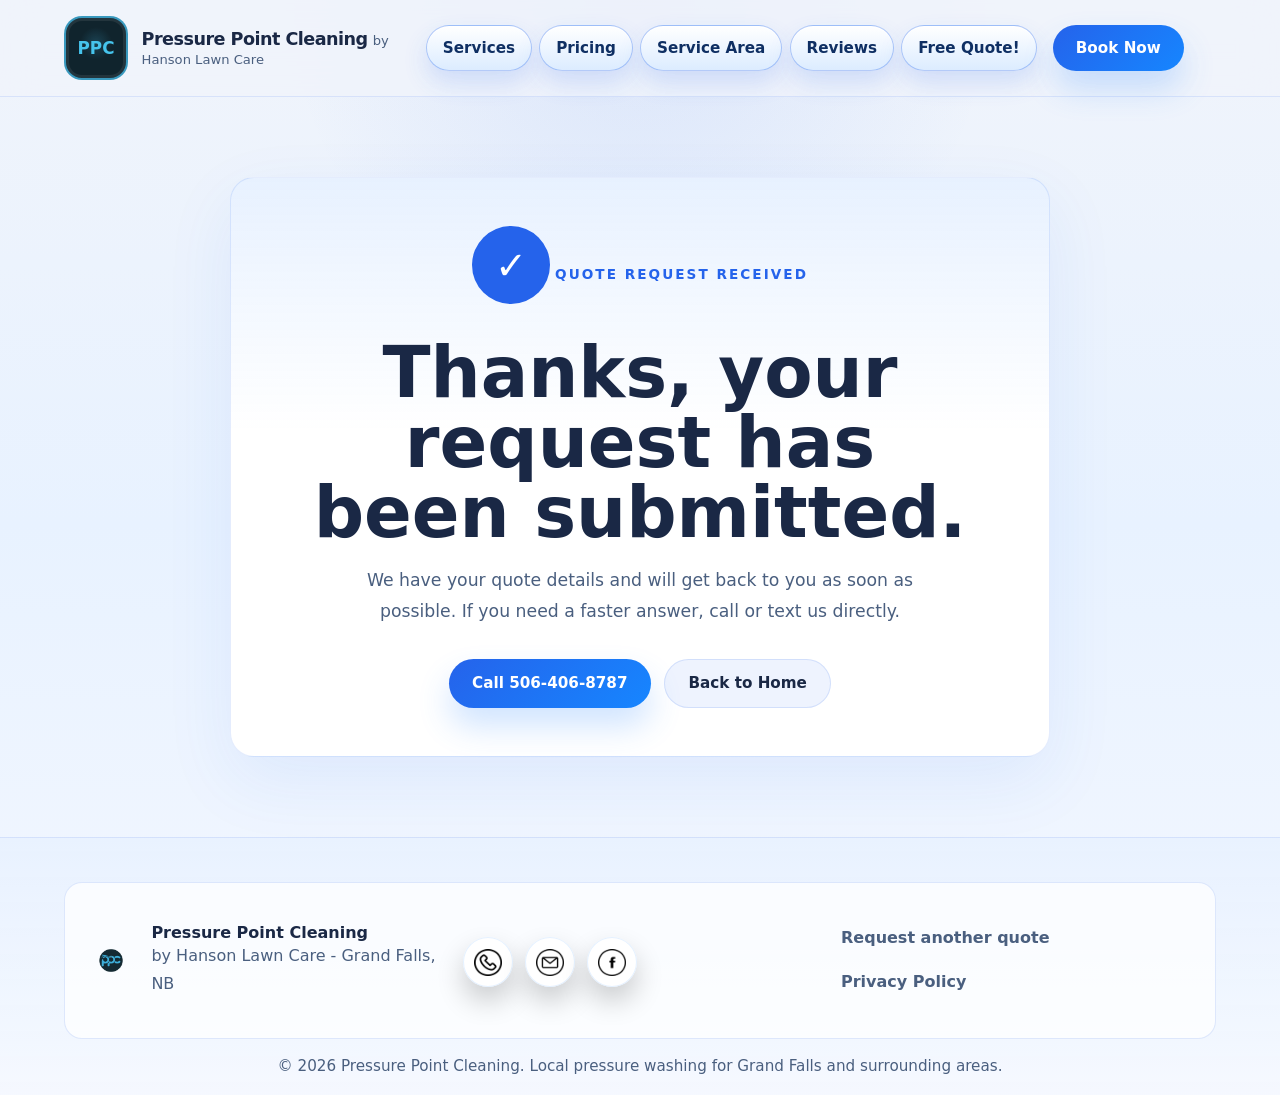
<file: thank-you.html>
<!DOCTYPE html>
<html lang="en">
<head>
  <meta charset="UTF-8" />
  <meta name="viewport" content="width=device-width, initial-scale=1.0" />
  <meta name="theme-color" content="#061223" />
  <meta name="description" content="Thank you for requesting a Pressure Point Cleaning quote." />
  <meta name="robots" content="noindex, follow" />
  <meta property="og:title" content="Quote Request Received | Pressure Point Cleaning" />
  <meta property="og:description" content="Thanks for contacting Pressure Point Cleaning. We will follow up as soon as possible." />
  <meta property="og:type" content="website" />
  <meta property="og:url" content="https://pressurepointcleaning.ca/thank-you" />
  <meta property="og:image" content="https://pressurepointcleaning.ca/images/ppc_hero_banner.jpeg" />
  <link rel="canonical" href="https://pressurepointcleaning.ca/thank-you" />
  <link rel="icon" href="images/favicon.webp" type="image/webp" />
  <link rel="apple-touch-icon" href="images/ppc_monogram_logo.webp" />
  <title>Quote Request Received | Pressure Point Cleaning</title>
  <link rel="stylesheet" href="styles.css?v=1.8" />
  <script>window.PPC_TRACKING = { ga4MeasurementId: "", metaPixelId: "" };</script>
</head>
<body>
  <div class="page-shell">
    <header class="site-header" id="site-header">
      <div class="container header-grid">
        <a class="brand" href="/#top">
          <span class="brand-mark" aria-hidden="true">PPC</span>
          <div>
            <span class="brand-name">Pressure Point Cleaning</span>
            <span class="brand-sub">by Hanson Lawn Care</span>
          </div>
        </a>
        <nav class="site-nav" aria-label="Primary navigation">
          <a href="/#services">Services</a>
          <a href="/#pricing">Pricing</a>
          <a href="/#areas">Service Area</a>
          <a href="/#testimonials">Reviews</a>
          <a href="/#quote">Free Quote!</a>
        </nav>
        <a class="btn btn-primary header-action" href="https://schedule.pressurepointcleaning.ca/" target="_blank" rel="noreferrer">Book Now</a>
      </div>
    </header>

    <main class="thank-you-page">
      <section class="container thank-you-panel">
        <div class="thank-you-mark" aria-hidden="true">&#10003;</div>
        <span class="eyebrow">Quote Request Received</span>
        <h1>Thanks, your request has been submitted.</h1>
        <p>We have your quote details and will get back to you as soon as possible. If you need a faster answer, call or text us directly.</p>
        <div class="thank-you-actions">
          <a class="btn btn-primary" href="tel:+15064068787">Call 506-406-8787</a>
          <a class="btn btn-secondary" href="/">Back to Home</a>
        </div>
      </section>
    </main>

    <footer class="site-footer">
      <div class="container footer-grid">
        <div class="footer-branding">
          <img src="images/ppc_monogram_logo.webp" alt="Pressure Point Cleaning monogram" class="brand-logo brand-logo-footer" width="1024" height="1024" loading="lazy" decoding="async" />
          <div>
            <strong>Pressure Point Cleaning</strong>
            <p>by Hanson Lawn Care - Grand Falls, NB</p>
          </div>
        </div>
        <div>
          <div class="social-links footer-socials" aria-label="Contact Pressure Point Cleaning">
            <a class="social-icon" href="tel:+15064068787" aria-label="Call Pressure Point Cleaning">
              <img src="images/icons/phone_2.png" alt="" width="512" height="512" loading="lazy" decoding="async" />
            </a>
            <a class="social-icon" href="mailto:info@pressurepointcleaning.ca" aria-label="Email Pressure Point Cleaning">
              <img src="images/icons/email_2.png" alt="" width="512" height="512" loading="lazy" decoding="async" />
            </a>
            <a class="social-icon" href="https://facebook.com/pressurepointcleaning.ca" target="_blank" rel="noreferrer" aria-label="Visit Pressure Point Cleaning on Facebook">
              <img src="images/icons/facebook_1.png" alt="" width="512" height="512" loading="lazy" decoding="async" />
            </a>
          </div>
        </div>
        <div>
          <p><a href="/#quote">Request another quote</a></p>
          <p><a href="/privacy">Privacy Policy</a></p>
        </div>
      </div>
      <div class="footer-note">&copy; 2026 Pressure Point Cleaning. Local pressure washing for Grand Falls and surrounding areas.</div>
    </footer>
  </div>
  <script src="tracking.js?v=1.2" defer></script>
  <script src="script.js?v=1.7" defer></script>
</body>
</html>
</file>
<file: styles.css>
:root {
  --bg: #060b17;
  --surface: #0e1628;
  --surface-alt: #13203b;
  --surface-soft: rgba(18, 29, 49, 0.84);
  --text: #e8eef7;
  --text-muted: #a7b6d0;
  --accent: #3c8dff;
  --accent-soft: rgba(60, 141, 255, 0.12);
  --border: rgba(255, 255, 255, 0.08);
  --shadow: 0 24px 70px rgba(0, 0, 0, 0.24);
  --radius: 24px;
  --radius-sm: 16px;
  --radius-xs: 12px;
  --max-width: 1180px;
  --gap: 24px;
  --transition: 180ms ease;
  font-family: system-ui, -apple-system, BlinkMacSystemFont, "Segoe UI", sans-serif;
}

[data-theme="light"] {
  --bg: #f0f4fb;
  --surface: #ffffff;
  --surface-alt: #e8f2ff;
  --surface-soft: rgba(233, 242, 255, 0.84);
  --text: #1a2845;
  --text-muted: #4a5f7f;
  --accent: #2563eb;
  --accent-soft: rgba(37, 99, 235, 0.12);
  --border: rgba(37, 99, 235, 0.12);
  --shadow: 0 24px 70px rgba(37, 99, 235, 0.08);
}

* {
  box-sizing: border-box;
}

html {
  scroll-behavior: smooth;
}

body {
  margin: 0;
  min-height: 100vh;
  overflow-x: hidden;
  color: var(--text);
  background: radial-gradient(circle at top, rgba(60, 141, 255, 0.12), transparent 28%),
    linear-gradient(180deg, #061023 0%, #070b14 48%, #03050b 100%);
  font-family: var(--font-family, system-ui, -apple-system, BlinkMacSystemFont, "Segoe UI", sans-serif);
  transition: background-color var(--transition), background-image var(--transition);
}

body.modal-open {
  overflow: hidden;
}

[data-theme="light"] body {
  background: radial-gradient(circle at top, rgba(37, 99, 235, 0.1), transparent 28%),
    linear-gradient(180deg, #f0f4fb 0%, #e8f2ff 48%, #f5f8ff 100%);
}

img {
  width: 100%;
  display: block;
  border-radius: var(--radius-sm);
}

a {
  color: inherit;
  text-decoration: none;
}

button,
input,
select,
textarea {
  font: inherit;
}

.page-shell {
  position: relative;
}

.container {
  width: min(100%, calc(1120px + 2rem));
  margin: 0 auto;
  padding: 0 1.25rem;
}

.site-header {
  position: sticky;
  top: 0;
  z-index: 50;
  backdrop-filter: blur(18px);
  background: rgba(5, 10, 19, 0.84);
  border-bottom: 1px solid rgba(255, 255, 255, 0.06);
  transition: background-color var(--transition), border-color var(--transition);
}

[data-theme="light"] .site-header {
  background: rgba(240, 244, 251, 0.84);
  border-bottom-color: rgba(37, 99, 235, 0.12);
}

.header-grid {
  display: grid;
  grid-template-columns: minmax(0, auto) 1fr auto auto auto;
  align-items: center;
  gap: 1rem;
  padding: 1rem 0;
}

.brand {
  display: inline-flex;
  align-items: center;
  gap: 0.85rem;
}

.brand-logo {
  width: 64px;
  height: auto;
  border-radius: 16px;
  object-fit: contain;
  background: rgba(255, 255, 255, 0.05);
  padding: 0.45rem;
}

.brand-mark {
  display: inline-grid;
  place-items: center;
  width: 64px;
  height: 64px;
  flex: 0 0 auto;
  border-radius: 18px;
  border: 2px solid rgba(70, 190, 235, 0.76);
  background: radial-gradient(circle at 50% 42%, rgba(70, 190, 235, 0.2), transparent 35%), #10242d;
  color: #46c4ec;
  box-shadow: inset 0 0 0 3px rgba(255, 255, 255, 0.08);
  font-size: 1.05rem;
  font-weight: 900;
  letter-spacing: 0;
}

.brand-logo-header {
  width: 84px;
}

.brand-logo-footer {
  width: 52px;
}

.hero-brand-badge {
  display: inline-flex;
  align-items: center;
  gap: 0.9rem;
  margin: 1.25rem 0 1.5rem;
  padding: 0.75rem 0.95rem;
  background: rgba(255, 255, 255, 0.05);
  border-radius: 18px;
  border: 1px solid rgba(255, 255, 255, 0.08);
}

.hero-badge-logo {
  display: inline-grid;
  place-items: center;
  width: 42px;
  height: 42px;
  flex: 0 0 auto;
  border-radius: 14px;
  background: rgba(255, 255, 255, 0.08);
  padding: 0.55rem;
  color: #46c4ec;
  font-size: 0.68rem;
  font-weight: 900;
  letter-spacing: 0;
  border: 1px solid rgba(70, 190, 235, 0.46);
}

.hero-brand-badge span {
  color: var(--text);
  font-size: 0.95rem;
  font-weight: 600;
}

.hero-brand-badge a {
  color: var(--text);
  font-size: 0.95rem;
  font-weight: 600;
  min-width: 0;
  overflow-wrap: anywhere;
  transition: color var(--transition);
}

.hero-brand-badge a:hover,
.hero-brand-badge a:focus-visible {
  color: var(--accent);
}

.footer-branding {
  display: inline-flex;
  align-items: center;
  gap: 0.9rem;
}

.footer-branding p {
  margin: 0;
}

.brand-name {
  font-size: 1.1rem;
  font-weight: 800;
  letter-spacing: -0.03em;
}

.brand-sub {
  font-size: 0.82rem;
  color: var(--text-muted);
  transition: color var(--transition);
}

.site-nav {
  display: flex;
  justify-content: center;
  gap: 0.45rem;
  font-size: 0.95rem;
}

.site-nav a {
  display: inline-flex;
  align-items: center;
  justify-content: center;
  min-height: 46px;
  padding: 0.72rem 1rem;
  border: 1px solid rgba(96, 165, 250, 0.34);
  border-radius: 999px;
  color: #f8fbff;
  background: linear-gradient(180deg, rgba(37, 99, 235, 0.34), rgba(14, 41, 88, 0.78));
  box-shadow: 0 12px 24px rgba(0, 0, 0, 0.22), inset 0 1px 0 rgba(255, 255, 255, 0.12);
  font-weight: 800;
  white-space: nowrap;
  transition: transform var(--transition), color var(--transition), background-color var(--transition), border-color var(--transition), box-shadow var(--transition);
}

.site-nav a:hover,
.site-nav a:focus-visible {
  color: #fff;
  background: linear-gradient(180deg, #3c8dff, #155bd7);
  border-color: rgba(255, 255, 255, 0.42);
  box-shadow: 0 18px 32px rgba(37, 99, 235, 0.32), inset 0 1px 0 rgba(255, 255, 255, 0.18);
  transform: translateY(-2px);
  outline: none;
}

[data-theme="light"] .site-nav a {
  color: #0f2f63;
  background: linear-gradient(180deg, #ffffff, #dcecff);
  border-color: rgba(37, 99, 235, 0.34);
  box-shadow: 0 12px 24px rgba(37, 99, 235, 0.16), inset 0 1px 0 #ffffff;
}

[data-theme="light"] .site-nav a:hover,
[data-theme="light"] .site-nav a:focus-visible {
  color: #ffffff;
  background: linear-gradient(180deg, #3c8dff, #1d5fd7);
  border-color: rgba(15, 47, 99, 0.18);
  box-shadow: 0 18px 34px rgba(37, 99, 235, 0.24), inset 0 1px 0 rgba(255, 255, 255, 0.2);
}

.header-action {
  white-space: nowrap;
}

.btn,
button {
  display: inline-flex;
  align-items: center;
  justify-content: center;
  gap: 0.5rem;
  border: none;
  border-radius: 999px;
  padding: 0.9rem 1.45rem;
  font-size: 0.95rem;
  font-weight: 700;
  cursor: pointer;
  transition: transform var(--transition), background-color var(--transition), color var(--transition), box-shadow var(--transition);
}

.btn-primary {
  color: #fff;
  background: linear-gradient(135deg, var(--accent), #1686ff);
  box-shadow: 0 18px 32px rgba(60, 141, 255, 0.24);
}

.btn-secondary {
  color: var(--text);
  background: rgba(255, 255, 255, 0.07);
  border: 1px solid rgba(255, 255, 255, 0.08);
}

[data-theme="light"] .btn-secondary {
  background: rgba(37, 99, 235, 0.08);
  border-color: rgba(37, 99, 235, 0.14);
}

.btn:hover,
button:hover,
.btn:focus-visible,
button:focus-visible {
  transform: translateY(-1px);
  outline: none;
}

.nav-toggle {
  display: none;
  background: rgba(255, 255, 255, 0.06);
  color: var(--text);
  padding: 0.85rem 1rem;
}

.theme-toggle {
  display: inline-flex;
  align-items: center;
  justify-content: center;
  background: transparent;
  border: 1px solid rgba(255, 255, 255, 0.1);
  color: var(--text);
  padding: 0.85rem 0.9rem;
  border-radius: 999px;
  font-size: 1.1rem;
  cursor: pointer;
  transition: background-color var(--transition), border-color var(--transition);
}

.theme-toggle:hover,
.theme-toggle:focus-visible {
  background: rgba(255, 255, 255, 0.08);
  border-color: rgba(255, 255, 255, 0.16);
  outline: none;
}

[data-theme="light"] .theme-toggle {
  border-color: rgba(37, 99, 235, 0.16);
}

[data-theme="light"] .theme-toggle:hover {
  background: rgba(37, 99, 235, 0.08);
}

.mobile-menu {
  display: none;
  flex-direction: column;
  gap: 0.75rem;
  padding: 1rem 1.25rem 1.25rem;
}

.mobile-menu.open {
  display: flex;
}

.mobile-close {
  align-self: flex-end;
  background: transparent;
  border: 1px solid rgba(255, 255, 255, 0.14);
  color: var(--text);
  padding: 0.65rem 1rem;
  border-radius: 999px;
  font-weight: 700;
  cursor: pointer;
}

.mobile-close:hover,
.mobile-close:focus-visible {
  background: rgba(255, 255, 255, 0.08);
}

.mobile-menu a {
  color: var(--text);
  padding: 0.75rem 0;
}

.hero {
  padding: 4rem 0 2rem;
}

.hero-grid {
  display: grid;
  grid-template-columns: minmax(0, 1.2fr) minmax(400px, 1fr);
  gap: 2.5rem;
  align-items: center;
}

.eyebrow {
  display: inline-flex;
  align-items: center;
  flex-wrap: wrap;
  gap: 0.5rem;
  color: var(--accent);
  font-size: 0.85rem;
  font-weight: 700;
  text-transform: uppercase;
  letter-spacing: 0.15em;
}

.hero-price-badge {
  display: inline-flex;
  align-items: center;
  justify-content: center;
  background: linear-gradient(135deg, var(--accent), #1686ff);
  color: #fff;
  font-size: 1.5rem;
  font-weight: 900;
  padding: 0.75rem 1.25rem;
  border-radius: 999px;
  margin: 1rem 0;
  box-shadow: 0 12px 28px rgba(60, 141, 255, 0.32);
}

.hero h1 {
  font-size: clamp(2.75rem, 4vw, 4.4rem);
  line-height: 1.02;
  margin: 1rem 0 1rem;
}

.hero-copy {
  min-width: 0;
}

.hero p {
  max-width: 42rem;
  color: var(--text-muted);
  line-height: 1.75;
}

.hero-actions {
  display: flex;
  flex-wrap: wrap;
  gap: 1rem;
  margin: 1.75rem 0;
}

.hero-badges {
  display: flex;
  flex-wrap: wrap;
  gap: 0.75rem;
}

.hero-badges span {
  color: var(--accent);
  font-weight: 600;
  background: rgba(60, 141, 255, 0.08);
  padding: 0.6rem 0.85rem;
  border-radius: 999px;
}

.hero-media {
  display: grid;
  gap: 1rem;
}

.hero-card {
  overflow: hidden;
  border-radius: 28px;
  background: linear-gradient(180deg, rgba(7, 12, 25, 0.9), rgba(5, 8, 16, 0.8));
  border: 1px solid rgba(255, 255, 255, 0.08);
  box-shadow: var(--shadow);
}

.hero-card img {
  height: 420px;
  object-fit: cover;
  aspect-ratio: 1 / 1;
}

.hero-card-text {
  padding: 1.2rem 1.25rem 1rem;
  color: var(--text);
}

.trust-bar {
  margin: 2rem 0 0;
  padding: 1rem 0;
  background: rgba(255, 255, 255, 0.03);
  border-top: 1px solid rgba(255, 255, 255, 0.06);
  border-bottom: 1px solid rgba(255, 255, 255, 0.06);
}

.trust-grid {
  display: grid;
  grid-template-columns: repeat(4, minmax(0, 1fr));
  gap: 1rem;
  align-items: center;
  color: var(--text-muted);
}

.trust-btn {
  width: min(100%, 180px);
  min-height: 48px;
  padding: 0.8rem 1rem;
  white-space: nowrap;
  overflow: hidden;
  text-overflow: ellipsis;
}

.promise-grid,
.process-grid {
  display: grid;
  grid-template-columns: repeat(3, minmax(0, 1fr));
  gap: 1.5rem;
}

.promise-card,
.process-card {
  padding: 1.75rem;
  border-radius: var(--radius);
  background: var(--surface);
  border: 1px solid rgba(255, 255, 255, 0.08);
}

.promise-card h3,
.process-card h3 {
  margin-bottom: 0.85rem;
}

.promise-card p,
.process-card p {
  color: var(--text-muted);
  line-height: 1.8;
}

.section {
  padding: 4rem 0;
}

.section-alt {
  background: rgba(255, 255, 255, 0.02);
}

.section-heading {
  display: grid;
  gap: 1rem;
  margin-bottom: 2.5rem;
}

.section-heading h2 {
  font-size: clamp(2rem, 3vw, 3rem);
}

.cards-grid,
.reviews-grid,
.pricing-grid,
.stats-grid,
.badges-grid,
.contact-grid,
.slider-grid {
  display: grid;
  gap: 1.5rem;
}

.cards-grid {
  grid-template-columns: repeat(2, minmax(0, 1fr));
}

.card,
.review-card,
.price-card,
.feature-panel,
.slider-card {
  padding: 1.75rem;
  border-radius: var(--radius);
  background: var(--surface);
  border: 1px solid var(--border);
}

.card h3,
.price-card h3,
.review-card strong {
  margin-bottom: 0.85rem;
}

.card p,
.review-card p,
.price-card p,
.feature-panel p,
.contact-panel p {
  color: var(--text-muted);
  line-height: 1.8;
}

.feature-list {
  list-style: none;
  display: grid;
  gap: 1rem;
  margin: 1.75rem 0 0;
  padding: 0;
}

.feature-list li {
  position: relative;
  padding-left: 2.4rem;
}

.feature-list li::before {
  content: "✓";
  position: absolute;
  left: 0;
  top: 0.1rem;
  color: var(--accent);
  font-weight: 800;
}

.two-column {
  display: grid;
  grid-template-columns: 1.4fr 1fr;
  gap: 2rem;
  align-items: start;
}

.feature-panel {
  display: grid;
  gap: 1.25rem;
}

.feature-pill {
  display: inline-flex;
  padding: 0.75rem 1rem;
  border-radius: 999px;
  background: rgba(60, 141, 255, 0.12);
  color: var(--accent);
  font-weight: 700;
}

.stats-grid {
  grid-template-columns: repeat(3, minmax(0, 1fr));
  gap: 1rem;
}

.stats-grid div {
  padding: 1rem;
  border-radius: 18px;
  background: rgba(255, 255, 255, 0.04);
  border: 1px solid rgba(255, 255, 255, 0.06);
}

.stats-grid strong {
  display: block;
  font-size: 1.4rem;
  margin-bottom: 0.4rem;
}

.slider-grid {
  grid-template-columns: repeat(2, minmax(0, 1fr));
}

.slider-card p {
  margin-top: 0.95rem;
  font-weight: 600;
  color: var(--text);
}

.badges-grid {
  grid-template-columns: repeat(3, minmax(0, 1fr));
}

.badges-grid span,
.area-pill {
  padding: 1rem 1.15rem;
  border-radius: 999px;
  background: rgba(255, 255, 255, 0.05);
  color: var(--accent);
  text-align: center;
  font-weight: 700;
}

.area-pill {
  min-height: 54px;
  border: 1px solid var(--border);
  box-shadow: none;
}

.area-pill:hover,
.area-pill:focus-visible {
  background: var(--surface);
  color: var(--text);
}

.reviews-grid {
  grid-template-columns: repeat(3, minmax(0, 1fr));
}

.review-card {
  min-height: 220px;
  display: grid;
  gap: 1rem;
}

.review-card h3 {
  margin: 0;
  color: var(--text);
}

.reviews-link {
  display: flex;
  flex-wrap: wrap;
  gap: 0.85rem;
  margin-top: 1.75rem;
}

.book-now-panel {
  display: grid;
  grid-template-columns: minmax(0, 1fr) auto;
  align-items: center;
  gap: 1.5rem;
  padding: 2rem;
  border-radius: var(--radius);
  background: var(--surface);
  border: 1px solid var(--border);
  box-shadow: var(--shadow);
}

.book-now-panel p {
  color: var(--text-muted);
  line-height: 1.8;
}

.text-link {
  display: inline-flex;
  width: fit-content;
  margin-top: 1rem;
  color: var(--accent);
  font-weight: 800;
  border-bottom: 1px solid transparent;
  transition: color var(--transition), border-color var(--transition);
}

.text-link:hover,
.text-link:focus-visible {
  border-color: currentColor;
  outline: none;
}

.book-now-panel strong {
  color: var(--text);
}

.btn-book-now {
  min-width: 180px;
}

.pricing-grid {
  grid-template-columns: repeat(4, minmax(0, 1fr));
}

.price-card strong {
  display: block;
  margin: 1rem 0;
  font-size: 2.1rem;
  color: var(--text);
}

.contact-grid {
  grid-template-columns: 1.2fr 0.8fr;
  gap: 2rem;
  align-items: start;
}

.quote-form {
  display: grid;
  gap: 1rem;
}

.quote-form label {
  display: grid;
  gap: 0.65rem;
  font-size: 0.95rem;
  color: var(--text-muted);
}

.quote-form input,
.quote-form select,
.quote-form textarea {
  width: 100%;
  border: 1px solid var(--border);
  border-radius: 18px;
  background: rgba(255, 255, 255, 0.04);
  color: var(--text);
  padding: 0.95rem 1rem;
}

.quote-form select option {
  background: #0e1628;
  color: #e8eef7;
}

.quote-form select option:disabled {
  color: #a7b6d0;
}

[data-theme="light"] .quote-form input,
[data-theme="light"] .quote-form select,
[data-theme="light"] .quote-form textarea {
  background: rgba(255, 255, 255, 0.72);
}

[data-theme="light"] .quote-form select option {
  background: #ffffff;
  color: #1a2845;
}

[data-theme="light"] .quote-form select option:disabled {
  color: #4a5f7f;
}

.quote-form input:focus,
.quote-form select:focus,
.quote-form textarea:focus {
  outline: 2px solid rgba(60, 141, 255, 0.28);
  outline-offset: 2px;
}

.form-note {
  color: var(--text-muted);
  font-size: 0.9rem;
  margin-top: -0.5rem;
}

.form-note a {
  color: var(--text);
  font-weight: 700;
}

.privacy-note {
  padding: 0.95rem 1rem;
  border: 1px solid rgba(60, 141, 255, 0.28);
  border-radius: 14px;
  background: rgba(16, 55, 101, 0.78);
  color: #eef6ff;
  box-shadow: inset 0 1px 0 rgba(255, 255, 255, 0.04);
}

.privacy-note a {
  color: inherit;
  font-weight: 800;
}

[data-theme="light"] .privacy-note {
  background: rgba(220, 234, 255, 0.96);
  border-color: rgba(37, 99, 235, 0.22);
  color: #17325d;
}

.form-guidance {
  display: grid;
  gap: 0.45rem;
  margin-top: -0.15rem;
  line-height: 1.55;
}

.form-guidance p {
  margin: 0;
}

.form-note[hidden] {
  display: none;
}

.form-success {
  margin-top: 0;
  padding: 0.85rem 1rem;
  border: 1px solid rgba(80, 220, 160, 0.34);
  border-radius: 14px;
  background: rgba(80, 220, 160, 0.12);
  color: #baf8d8;
  font-weight: 700;
}

.form-error {
  margin-top: 0;
  padding: 0.85rem 1rem;
  border: 1px solid rgba(255, 107, 107, 0.32);
  border-radius: 14px;
  background: rgba(255, 107, 107, 0.1);
  color: #ffb4b4;
  font-weight: 700;
}

[data-theme="light"] .form-error {
  color: #a52828;
}

[data-theme="light"] .form-success {
  color: #126c3f;
}

.form-honey {
  position: absolute;
  left: -9999px;
  opacity: 0;
}

.contact-panel {
  display: grid;
  gap: 1rem;
  padding: 1.75rem;
  border-radius: var(--radius);
  background: var(--surface);
  border: 1px solid var(--border);
  box-shadow: var(--shadow);
}

.contact-panel div {
  display: grid;
  gap: 0.45rem;
}

.panel-label {
  font-size: 0.85rem;
  color: var(--text-muted);
  text-transform: uppercase;
  letter-spacing: 0.12em;
}

.contact-panel a {
  color: var(--text);
  font-weight: 600;
}

.contact-panel a.btn-primary {
  color: #fff;
}

.contact-note {
  margin-top: 1rem;
  padding: 1rem;
  border-radius: 18px;
  background: var(--accent-soft);
  color: var(--text-muted);
}

.site-footer {
  padding: 2.75rem 0 1.25rem;
  background: linear-gradient(180deg, rgba(12, 24, 48, 0.74), rgba(7, 13, 26, 0.96));
  border-top: 1px solid rgba(96, 165, 250, 0.18);
}

[data-theme="light"] .site-footer {
  background: linear-gradient(180deg, rgba(232, 242, 255, 0.92), rgba(245, 248, 255, 0.96));
  border-top-color: rgba(37, 99, 235, 0.16);
}

.footer-grid {
  display: grid;
  grid-template-columns: repeat(3, minmax(0, 1fr));
  gap: 1.5rem;
  align-items: center;
  padding: 1.6rem 1.25rem;
  border: 1px solid rgba(96, 165, 250, 0.14);
  border-radius: 18px;
  background: rgba(14, 26, 50, 0.66);
}

[data-theme="light"] .footer-grid {
  background: rgba(255, 255, 255, 0.72);
  border-color: rgba(37, 99, 235, 0.14);
}

.footer-grid p {
  color: #c7d7f2;
  line-height: 1.75;
}

.footer-grid a {
  color: #cfe0ff;
  font-weight: 650;
}

[data-theme="light"] .footer-grid p,
[data-theme="light"] .footer-grid a {
  color: var(--text-muted);
}

.social-links {
  display: flex;
  flex-wrap: wrap;
  gap: 0.75rem;
}

.footer-socials {
  margin-top: 0.25rem;
}

.social-icon {
  display: inline-flex;
  align-items: center;
  justify-content: center;
  width: 50px;
  height: 50px;
  padding: 0.65rem;
  border-radius: 999px;
  background: rgba(255, 255, 255, 0.94);
  border: 1px solid rgba(147, 197, 253, 0.24);
  box-shadow: 0 14px 28px rgba(0, 0, 0, 0.2);
  transition: transform var(--transition), background-color var(--transition), border-color var(--transition), box-shadow var(--transition);
}

.social-icon:hover,
.social-icon:focus-visible {
  transform: translateY(-2px);
  background: #ffffff;
  border-color: rgba(60, 141, 255, 0.52);
  box-shadow: 0 18px 34px rgba(60, 141, 255, 0.18);
  outline: none;
}

.social-icon img {
  width: 100%;
  height: 100%;
  padding: 0;
  border-radius: 0;
  object-fit: contain;
  background: transparent;
}

.footer-note {
  margin-top: 1.15rem;
  color: #c7d7f2;
  font-size: 0.95rem;
  text-align: center;
}

[data-theme="light"] .footer-note {
  color: var(--text-muted);
}

.sticky-call {
  position: fixed;
  left: 50%;
  bottom: 1.1rem;
  transform: translateX(-50%);
  z-index: 60;
  display: none;
  width: calc(100% - 2rem);
  max-width: 520px;
  justify-content: center;
  padding: 1rem 1.25rem;
  border-radius: 999px;
  text-align: center;
  background: linear-gradient(135deg, #2266ff, #3c8dff);
  color: #fff;
  font-weight: 700;
  box-shadow: 0 22px 42px rgba(0, 0, 0, 0.24);
}

.area-modal {
  position: fixed;
  inset: 0;
  z-index: 100;
  display: none;
  align-items: center;
  justify-content: center;
  padding: 1.25rem;
}

.area-modal.open {
  display: flex;
}

.area-modal-backdrop {
  position: absolute;
  inset: 0;
  background: rgba(3, 7, 18, 0.72);
  backdrop-filter: blur(6px);
}

.area-modal-panel {
  position: relative;
  z-index: 1;
  width: min(100%, 560px);
  max-height: min(86vh, 640px);
  overflow: auto;
  padding: 1.75rem;
  border-radius: var(--radius);
  background: var(--surface);
  border: 1px solid var(--border);
  box-shadow: var(--shadow);
}

.area-modal-panel h2 {
  margin: 0.8rem 0 1rem;
  font-size: clamp(1.9rem, 5vw, 2.8rem);
}

.area-modal-panel p {
  color: var(--text-muted);
  line-height: 1.8;
}

.area-modal-close {
  position: absolute;
  top: 1rem;
  right: 1rem;
  width: 42px;
  height: 42px;
  padding: 0;
  border-radius: 50%;
  background: rgba(255, 255, 255, 0.08);
  color: var(--text);
  border: 1px solid var(--border);
  font-size: 1rem;
}

.area-modal-actions {
  display: flex;
  flex-wrap: wrap;
  gap: 0.85rem;
  margin-top: 1.5rem;
}

.back-to-top {
  position: fixed;
  right: 1.25rem;
  bottom: 1.25rem;
  z-index: 61;
  display: inline-flex;
  align-items: center;
  justify-content: center;
  width: clamp(44px, 5vw, 52px);
  height: clamp(44px, 5vw, 52px);
  border-radius: 50%;
  background: var(--surface);
  border: 1px solid var(--border);
  color: var(--accent);
  font-size: 1.5rem;
  font-weight: 900;
  box-shadow: var(--shadow);
  opacity: 0;
  pointer-events: none;
  transform: translateY(10px);
  transition: opacity var(--transition), transform var(--transition), background-color var(--transition), color var(--transition);
}

.back-to-top.visible {
  opacity: 1;
  pointer-events: auto;
  transform: translateY(0);
}

.back-to-top:hover,
.back-to-top:focus-visible {
  background: var(--accent);
  color: #fff;
  outline: none;
}

.legal-page {
  padding: 5rem 0;
}

.legal-panel {
  max-width: 880px;
  margin: 0 auto;
  padding: 2rem;
  border: 1px solid var(--border);
  border-radius: var(--radius);
  background: var(--surface);
  box-shadow: var(--shadow);
}

.legal-panel h1 {
  margin: 0 0 1rem;
  font-family: system-ui, -apple-system, BlinkMacSystemFont, "Segoe UI", sans-serif;
  font-size: clamp(2rem, 5vw, 3.5rem);
  line-height: 1.05;
}

.legal-panel h2 {
  margin: 2rem 0 0.75rem;
  font-size: 1.2rem;
}

.legal-panel p,
.legal-panel li {
  color: var(--text-muted);
  line-height: 1.75;
}

.legal-panel a {
  color: var(--text);
  font-weight: 800;
}

.thank-you-page {
  min-height: 70vh;
  display: grid;
  align-items: center;
  padding: 5rem 0;
}

.thank-you-panel {
  max-width: 820px;
  text-align: center;
  padding: 3rem 2rem;
  border: 1px solid var(--border);
  border-radius: var(--radius);
  background: linear-gradient(180deg, rgba(60, 141, 255, 0.12), transparent 44%), var(--surface);
  box-shadow: var(--shadow);
}

.thank-you-mark {
  display: inline-grid;
  place-items: center;
  width: 78px;
  height: 78px;
  margin-bottom: 1.25rem;
  border-radius: 50%;
  background: var(--accent);
  color: #fff;
  font-size: 2.4rem;
  font-weight: 800;
}

.thank-you-panel h1 {
  max-width: 680px;
  margin: 0.85rem auto 1rem;
  font-family: system-ui, -apple-system, BlinkMacSystemFont, "Segoe UI", sans-serif;
  font-size: clamp(2.2rem, 6vw, 4.4rem);
  line-height: 1;
}

.thank-you-panel p {
  max-width: 620px;
  margin: 0 auto;
  color: var(--text-muted);
  font-size: 1.08rem;
  line-height: 1.8;
}

.thank-you-actions {
  display: flex;
  flex-wrap: wrap;
  justify-content: center;
  gap: 0.85rem;
  margin-top: 2rem;
}

/* QR landing pages */

.qr-page {
  padding-bottom: 0;
}

.qr-header .container {
  width: min(100%, calc(1120px + 2rem));
}

.qr-header-grid {
  display: flex;
  align-items: center;
  justify-content: space-between;
  gap: 1rem;
  padding: 0.85rem 0;
}

.qr-header-actions,
.qr-actions,
.qr-card-actions {
  display: flex;
  flex-wrap: wrap;
  gap: 0.75rem;
  align-items: center;
}

.qr-header-actions .btn {
  min-height: 44px;
  padding: 0.75rem 1.05rem;
}

.qr-hero {
  padding: clamp(2rem, 6vw, 5rem) 0 3rem;
}

.qr-hero-grid {
  display: grid;
  grid-template-columns: minmax(0, 1.05fr) minmax(280px, 0.72fr);
  gap: 2rem;
  align-items: center;
}

.qr-hero-copy {
  display: grid;
  gap: 1rem;
}

.qr-hero h1 {
  max-width: 820px;
  font-size: clamp(2.55rem, 8vw, 5.15rem);
  line-height: 0.96;
}

.qr-hero p,
.qr-form-intro p,
.qr-cta-panel p {
  color: var(--text-muted);
  font-size: 1.05rem;
  line-height: 1.75;
}

.qr-hero-copy > p {
  max-width: 650px;
  font-size: clamp(1.1rem, 3vw, 1.35rem);
}

.qr-hero-card,
.qr-info-card,
.qr-service-card,
.qr-contact-panel,
.qr-form,
.qr-cta-panel {
  border: 1px solid var(--border);
  border-radius: var(--radius);
  background: var(--surface);
}

.qr-hero-card {
  overflow: hidden;
  box-shadow: var(--shadow);
}

.qr-hero-card img {
  height: clamp(260px, 38vw, 430px);
  border-radius: 0;
  object-fit: cover;
}

.qr-hero-card div {
  display: grid;
  gap: 0.45rem;
  padding: 1.25rem;
}

.qr-hero-card strong {
  font-size: 1.15rem;
}

.qr-hero-card p {
  margin: 0;
  font-size: 0.98rem;
}

.qr-trust-strip {
  display: flex;
  flex-wrap: wrap;
  gap: 0.6rem;
  margin-top: 0.45rem;
}

.qr-trust-strip span,
.qr-area-grid span {
  display: inline-flex;
  align-items: center;
  min-height: 42px;
  padding: 0.55rem 0.8rem;
  border-radius: 999px;
  background: var(--accent-soft);
  color: var(--text);
  font-weight: 800;
}

.qr-form-grid {
  display: grid;
  grid-template-columns: minmax(0, 0.72fr) minmax(0, 1fr);
  gap: 2rem;
  align-items: start;
}

.qr-form-intro {
  display: grid;
  gap: 1rem;
  position: sticky;
  top: 6.5rem;
}

.qr-contact-panel {
  display: grid;
  gap: 0.6rem;
  padding: 1.25rem;
}

.qr-contact-panel a {
  color: var(--text);
  font-size: 1.15rem;
  font-weight: 800;
}

.qr-form {
  padding: 1.25rem;
}

.qr-area-grid {
  display: flex;
  flex-wrap: wrap;
  gap: 0.7rem;
}

.qr-card-grid,
.qr-services-grid {
  display: grid;
  gap: 1rem;
}

.qr-card-grid {
  grid-template-columns: repeat(3, minmax(0, 1fr));
}

.qr-services-grid {
  grid-template-columns: repeat(4, minmax(0, 1fr));
}

.qr-info-card,
.qr-service-card {
  display: grid;
  gap: 0.8rem;
  align-content: start;
  padding: 1.4rem;
}

.qr-service-card {
  grid-template-rows: auto auto 1fr auto;
  align-content: stretch;
}

.qr-info-card h2,
.qr-service-card h3 {
  font-size: 1.2rem;
}

.qr-service-card strong {
  color: var(--accent);
  font-size: 0.95rem;
}

.qr-info-card p,
.qr-service-card p {
  margin: 0;
  color: var(--text-muted);
  line-height: 1.7;
}

.qr-card-actions {
  align-self: end;
}

.qr-card-actions .btn {
  flex: 1 1 90px;
  padding-inline: 1rem;
}

.qr-cta-panel {
  display: grid;
  grid-template-columns: minmax(0, 1fr) auto;
  gap: 1.25rem;
  align-items: center;
  padding: 1.5rem;
  box-shadow: var(--shadow);
}

.qr-cta-panel h2 {
  margin: 0.4rem 0;
  font-size: clamp(1.8rem, 4vw, 2.6rem);
}

.qr-footer {
  padding-bottom: 2rem;
}

.qr-footer-inner {
  display: flex;
  justify-content: space-between;
  gap: 1rem;
  align-items: center;
}

.qr-footer-inner p {
  margin: 0;
  color: #c7d7f2;
  line-height: 1.65;
}

.qr-footer-links {
  display: flex;
  flex-wrap: wrap;
  gap: 0.85rem;
}

.qr-footer-links a {
  color: #dbeafe;
  font-weight: 750;
}

.qr-sticky-cta {
  position: fixed;
  left: 0;
  right: 0;
  bottom: 0;
  z-index: 70;
  display: none;
  gap: 0.65rem;
  padding: 0.75rem 1rem calc(0.75rem + env(safe-area-inset-bottom));
  background: rgba(5, 10, 19, 0.94);
  border-top: 1px solid rgba(255, 255, 255, 0.08);
  backdrop-filter: blur(16px);
}

.qr-sticky-cta .btn {
  flex: 1 1 0;
  min-height: 48px;
  padding: 0.85rem 1rem;
}

[data-theme="light"] .qr-sticky-cta {
  background: rgba(240, 244, 251, 0.94);
  border-top-color: rgba(37, 99, 235, 0.16);
}

[data-theme="light"] .qr-footer-inner p,
[data-theme="light"] .qr-footer-links a {
  color: var(--text-muted);
}

.reveal {
  opacity: 0;
  transform: translateY(28px);
  transition: opacity 0.9s ease, transform 0.9s ease;
}

.reveal.visible {
  opacity: 1;
  transform: translateY(0);
}

@media (max-width: 1040px) {
  .hero-grid,
  .two-column,
  .slider-grid,
  .cards-grid,
  .reviews-grid,
  .pricing-grid,
  .contact-grid,
  .trust-grid,
  .promise-grid,
  .process-grid,
  .qr-hero-grid,
  .qr-form-grid,
  .qr-cta-panel {
    grid-template-columns: 1fr;
  }

  .stats-grid {
    grid-template-columns: repeat(2, minmax(0, 1fr));
  }

  .qr-services-grid,
  .qr-card-grid {
    grid-template-columns: repeat(2, minmax(0, 1fr));
  }

  .qr-form-intro {
    position: static;
  }
}

@media (max-width: 760px) {
  .site-header {
    padding: 0.85rem 0;
    backdrop-filter: none;
  }

  .header-grid {
    grid-template-columns: minmax(0, auto) 1fr auto auto;
    gap: 0.75rem;
  }

  .site-nav,
  .header-action {
    display: none;
  }

  .nav-toggle {
    display: inline-flex;
  }

  .mobile-menu {
    display: none;
    width: 100%;
  }

  .hero {
    padding-top: 1.5rem;
  }

  .hero-card img {
    height: 320px;
  }

  .hero-card {
    box-shadow: 0 16px 38px rgba(0, 0, 0, 0.18);
  }

  .qr-page {
    padding-bottom: 5rem;
  }

  .qr-header-grid {
    align-items: flex-start;
  }

  .qr-header-actions {
    justify-content: flex-end;
  }

  .qr-header-actions .btn-secondary {
    display: none;
  }

  .qr-sticky-cta {
    display: flex;
  }

  .book-now-panel,
  .contact-grid,
  .footer-grid,
  .stats-grid {
    grid-template-columns: 1fr;
  }

  .hero-brand-badge {
    flex-direction: column;
    align-items: flex-start;
  }

  .sticky-call {
    display: flex;
  }

  .back-to-top {
    bottom: 5.6rem;
  }

  .reveal {
    transition-duration: 0.32s;
    transform: translateY(12px);
  }
}

@media (max-width: 540px) {
  .container,
  .hero-grid,
  .hero-copy {
    width: 100%;
    max-width: 100%;
  }

  .hero-copy {
    inline-size: calc(100vw - 2.5rem);
  }

  .brand {
    min-width: 0;
  }

  .brand-name,
  .brand-sub {
    overflow-wrap: anywhere;
  }

  .eyebrow {
    max-width: 100%;
    gap: 0.35rem;
    letter-spacing: 0.11em;
    line-height: 1.45;
  }

  .hero h1 {
    max-width: 100%;
    font-size: 2rem;
    line-height: 1.1;
    overflow-wrap: anywhere;
    word-break: normal;
  }

  .hero-copy p {
    width: min(100%, 320px);
    max-width: calc(100vw - 2.5rem);
    font-size: 0.93rem;
    overflow-wrap: anywhere;
    word-break: break-word;
  }

  .hero-brand-badge {
    width: 100%;
  }

  .hero-brand-badge a {
    width: min(100%, 280px);
    max-width: calc(100vw - 6.75rem);
    font-size: 0.86rem;
    word-break: break-word;
  }

  .hero-actions {
    flex-direction: column;
    align-items: stretch;
  }

  .hero-actions .btn,
  .btn-book-now,
  .trust-btn,
  .qr-actions .btn {
    width: 100%;
  }

  .qr-header-grid {
    gap: 0.65rem;
  }

  .qr-header-actions .btn-primary {
    padding: 0.72rem 0.9rem;
    white-space: nowrap;
  }

  .qr-hero {
    padding-top: 1.75rem;
  }

  .qr-hero h1 {
    font-size: 2.5rem;
  }

  .qr-hero-card img {
    height: 250px;
  }

  .qr-form {
    padding: 1rem;
  }

  .qr-services-grid,
  .qr-card-grid {
    grid-template-columns: 1fr;
  }

  .qr-card-actions .btn {
    flex-basis: 0;
  }

  .qr-footer-inner {
    display: grid;
    align-items: start;
  }

  .book-now-panel,
  .contact-grid,
  .footer-grid,
  .stats-grid,
  .trust-grid,
  .promise-grid,
  .process-grid {
    grid-template-columns: 1fr;
  }

  .hero-card img {
    height: auto;
  }

  .brand-logo-header {
    width: 62px;
  }

  .brand-mark {
    width: 52px;
    height: 52px;
    border-radius: 15px;
    font-size: 0.9rem;
  }

  .site-header {
    padding: 0.75rem 0;
  }

  .badges-grid span {
    border-radius: 14px;
  }

  .area-pill {
    border-radius: 14px;
  }

  .area-modal {
    align-items: flex-end;
    padding: 0.75rem;
  }

  .area-modal-panel {
    width: 100%;
    padding: 1.4rem;
  }

  .area-modal-actions .btn {
    width: 100%;
  }
}

@media (prefers-reduced-motion: reduce) {
  *,
  *::before,
  *::after {
    scroll-behavior: auto !important;
    transition-duration: 0.01ms !important;
    animation-duration: 0.01ms !important;
    animation-iteration-count: 1 !important;
  }

  .reveal {
    opacity: 1;
    transform: none;
  }
}
</file>
